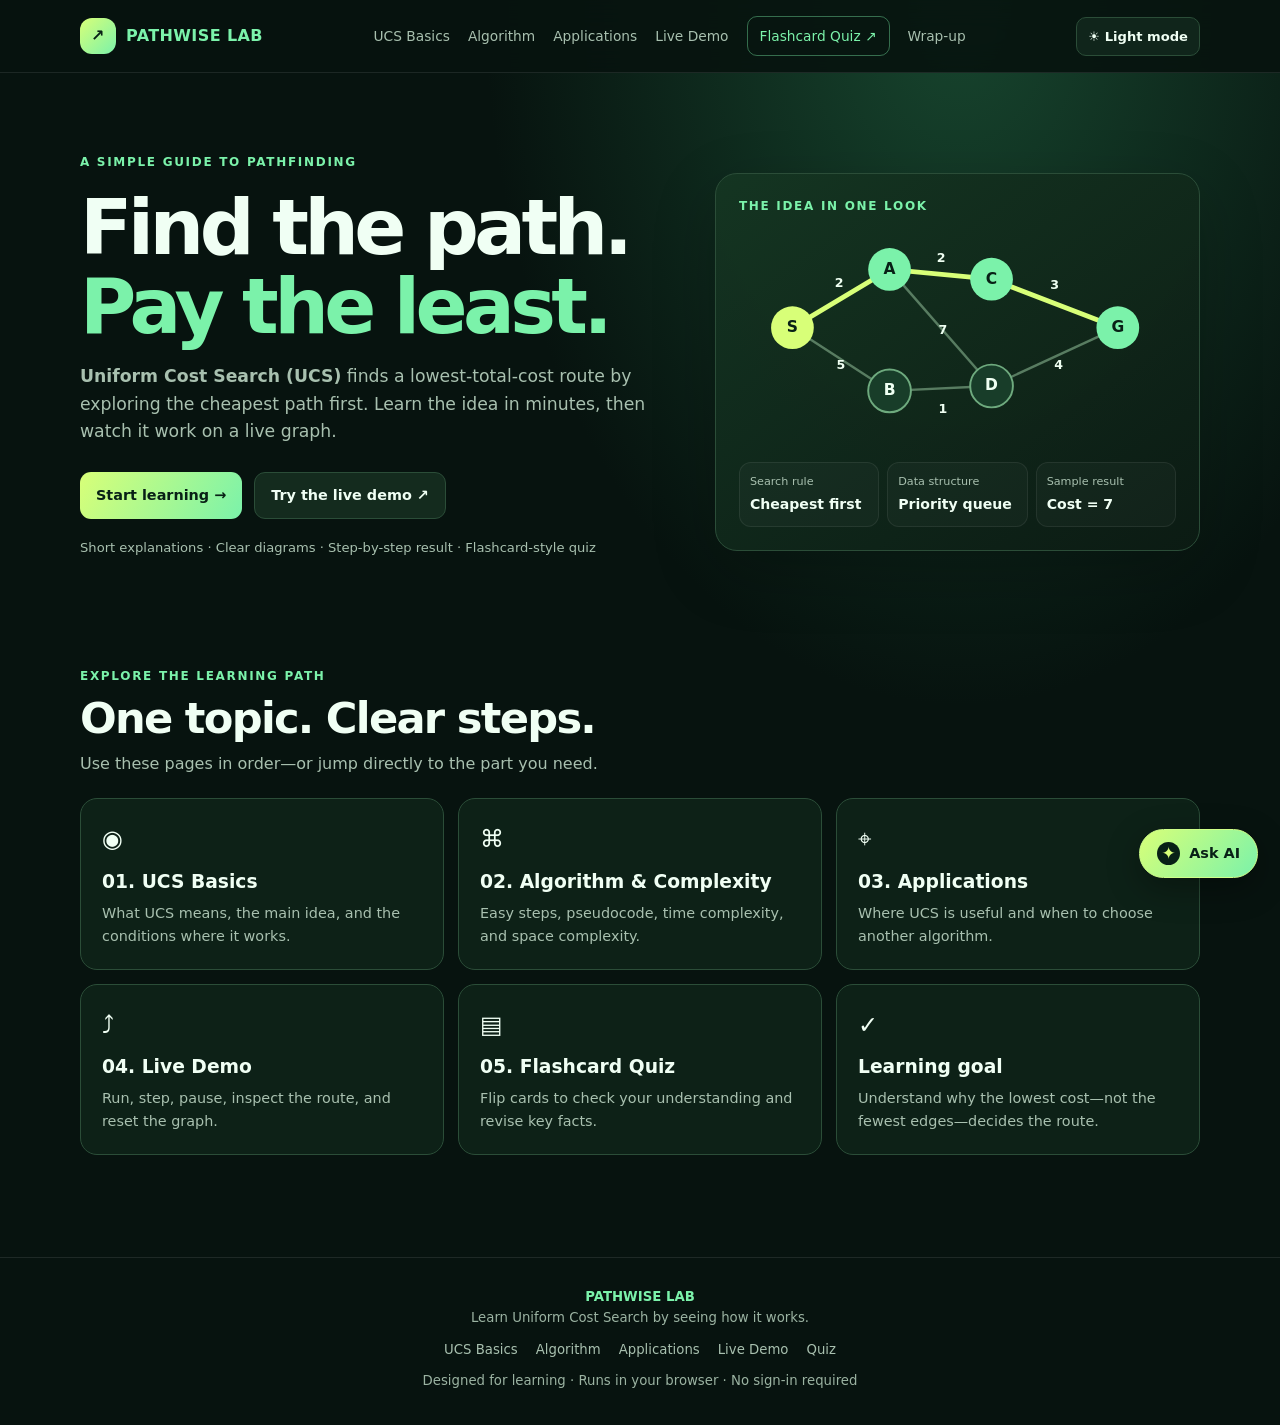
<file: index.html>
<!doctype html><html lang="en"><head><meta charset="utf-8"><meta name="viewport" content="width=device-width,initial-scale=1"><meta name="theme-color" content="#07130f"><title>Welcome | Pathwise Lab</title><link rel="stylesheet" href="styles.css"></head><body>
<header class="topbar"><div class="wrap nav">
<a class="brand" href="index.html"><span class="brandmark">↗</span><span>PATHWISE <span>LAB</span></span></a>
<nav class="links" aria-label="Main navigation">
<a href="ucs.html">UCS Basics</a><a href="algorithm.html">Algorithm</a><a href="applications.html">Applications</a><a href="demo.html">Live Demo</a><a class="navbtn" href="quiz.html">Flashcard Quiz ↗</a><a href="conclusion.html">Wrap-up</a>
</nav></div></header>
<main class="wrap">
<section class="hero">
<div><div class="eyebrow">A simple guide to pathfinding</div><h1>Find the path.<br><span class="shine">Pay the least.</span></h1>
<p class="lead"><b>Uniform Cost Search (UCS)</b> finds a lowest-total-cost route by exploring the cheapest path first. Learn the idea in minutes, then watch it work on a live graph.</p>
<div class="actions"><a class="btn primary" href="ucs.html">Start learning →</a><a class="btn" href="demo.html">Try the live demo ↗</a></div>
<p class="muted" style="font-size:.82rem;margin-top:18px">Short explanations · Clear diagrams · Step-by-step result · Flashcard-style quiz</p></div>
<div class="hero-card"><div class="eyebrow">THE IDEA IN ONE LOOK</div>
<svg viewBox="0 0 450 230" role="img" aria-label="Weighted graph with the cheapest route highlighted"><g stroke="#587c61" stroke-width="2.5" fill="none"><path d="M55 115 L155 55"/><path d="M55 115 L155 180"/><path d="M155 55 L260 65"/><path d="M155 55 L260 175"/><path d="M260 65 L390 115"/><path d="M155 180 L260 175"/><path d="M260 175 L390 115"/></g><g stroke="#d8ff78" stroke-width="5" fill="none"><path d="M55 115 L155 55 L260 65 L390 115"/></g><g fill="#effff2" font-size="13" font-weight="800" text-anchor="middle"><text x="103" y="73">2</text><text x="105" y="158">5</text><text x="208" y="47">2</text><text x="210" y="122">7</text><text x="325" y="75">3</text><text x="210" y="203">1</text><text x="329" y="158">4</text></g><g><circle cx="55" cy="115" r="22" fill="#d8ff78"/><circle cx="155" cy="55" r="22" fill="#7bf2aa"/><circle cx="155" cy="180" r="22" fill="#183d29" stroke="#6eaa7e" stroke-width="2"/><circle cx="260" cy="65" r="22" fill="#7bf2aa"/><circle cx="260" cy="175" r="22" fill="#183d29" stroke="#6eaa7e" stroke-width="2"/><circle cx="390" cy="115" r="22" fill="#7bf2aa"/></g><g fill="#082016" font-weight="900" text-anchor="middle" dominant-baseline="middle"><text x="55" y="115">S</text><text x="155" y="55">A</text><text x="260" y="65">C</text><text x="390" y="115">G</text></g><g fill="#effff2" font-weight="900" text-anchor="middle" dominant-baseline="middle"><text x="155" y="180">B</text><text x="260" y="175">D</text></g></svg>
<div class="quickstats"><div><small>Search rule</small><b>Cheapest first</b></div><div><small>Data structure</small><b>Priority queue</b></div><div><small>Sample result</small><b>Cost = 7</b></div></div></div>
</section>
<section class="section"><div class="section-head"><div class="eyebrow">Explore the learning path</div><h2>One topic. Clear steps.</h2><p>Use these pages in order—or jump directly to the part you need.</p></div>
<div class="grid3">
<a class="tile" href="ucs.html"><div class="icon">◉</div><h3>01. UCS Basics</h3><p>What UCS means, the main idea, and the conditions where it works.</p></a>
<a class="tile" href="algorithm.html"><div class="icon">⌘</div><h3>02. Algorithm & Complexity</h3><p>Easy steps, pseudocode, time complexity, and space complexity.</p></a>
<a class="tile" href="applications.html"><div class="icon">⌖</div><h3>03. Applications</h3><p>Where UCS is useful and when to choose another algorithm.</p></a>
<a class="tile" href="demo.html"><div class="icon">⤴</div><h3>04. Live Demo</h3><p>Run, step, pause, inspect the route, and reset the graph.</p></a>
<a class="tile" href="quiz.html"><div class="icon">▤</div><h3>05. Flashcard Quiz</h3><p>Flip cards to check your understanding and revise key facts.</p></a>
<div class="tile"><div class="icon">✓</div><h3>Learning goal</h3><p>Understand why the lowest cost—not the fewest edges—decides the route.</p></div>
</div></section>
</main>
<footer><div><strong>PATHWISE LAB</strong><br>Learn Uniform Cost Search by seeing how it works.</div>
<div class="footlinks"><a href="ucs.html">UCS Basics</a><a href="algorithm.html">Algorithm</a><a href="applications.html">Applications</a><a href="demo.html">Live Demo</a><a href="quiz.html">Quiz</a></div>
<div>Designed for learning · Runs in your browser · No sign-in required</div></footer>
<script src="chat-config.js"></script>
<script src="site.js"></script>
<script src="chat-widget.js"></script>
</body></html>
</file>
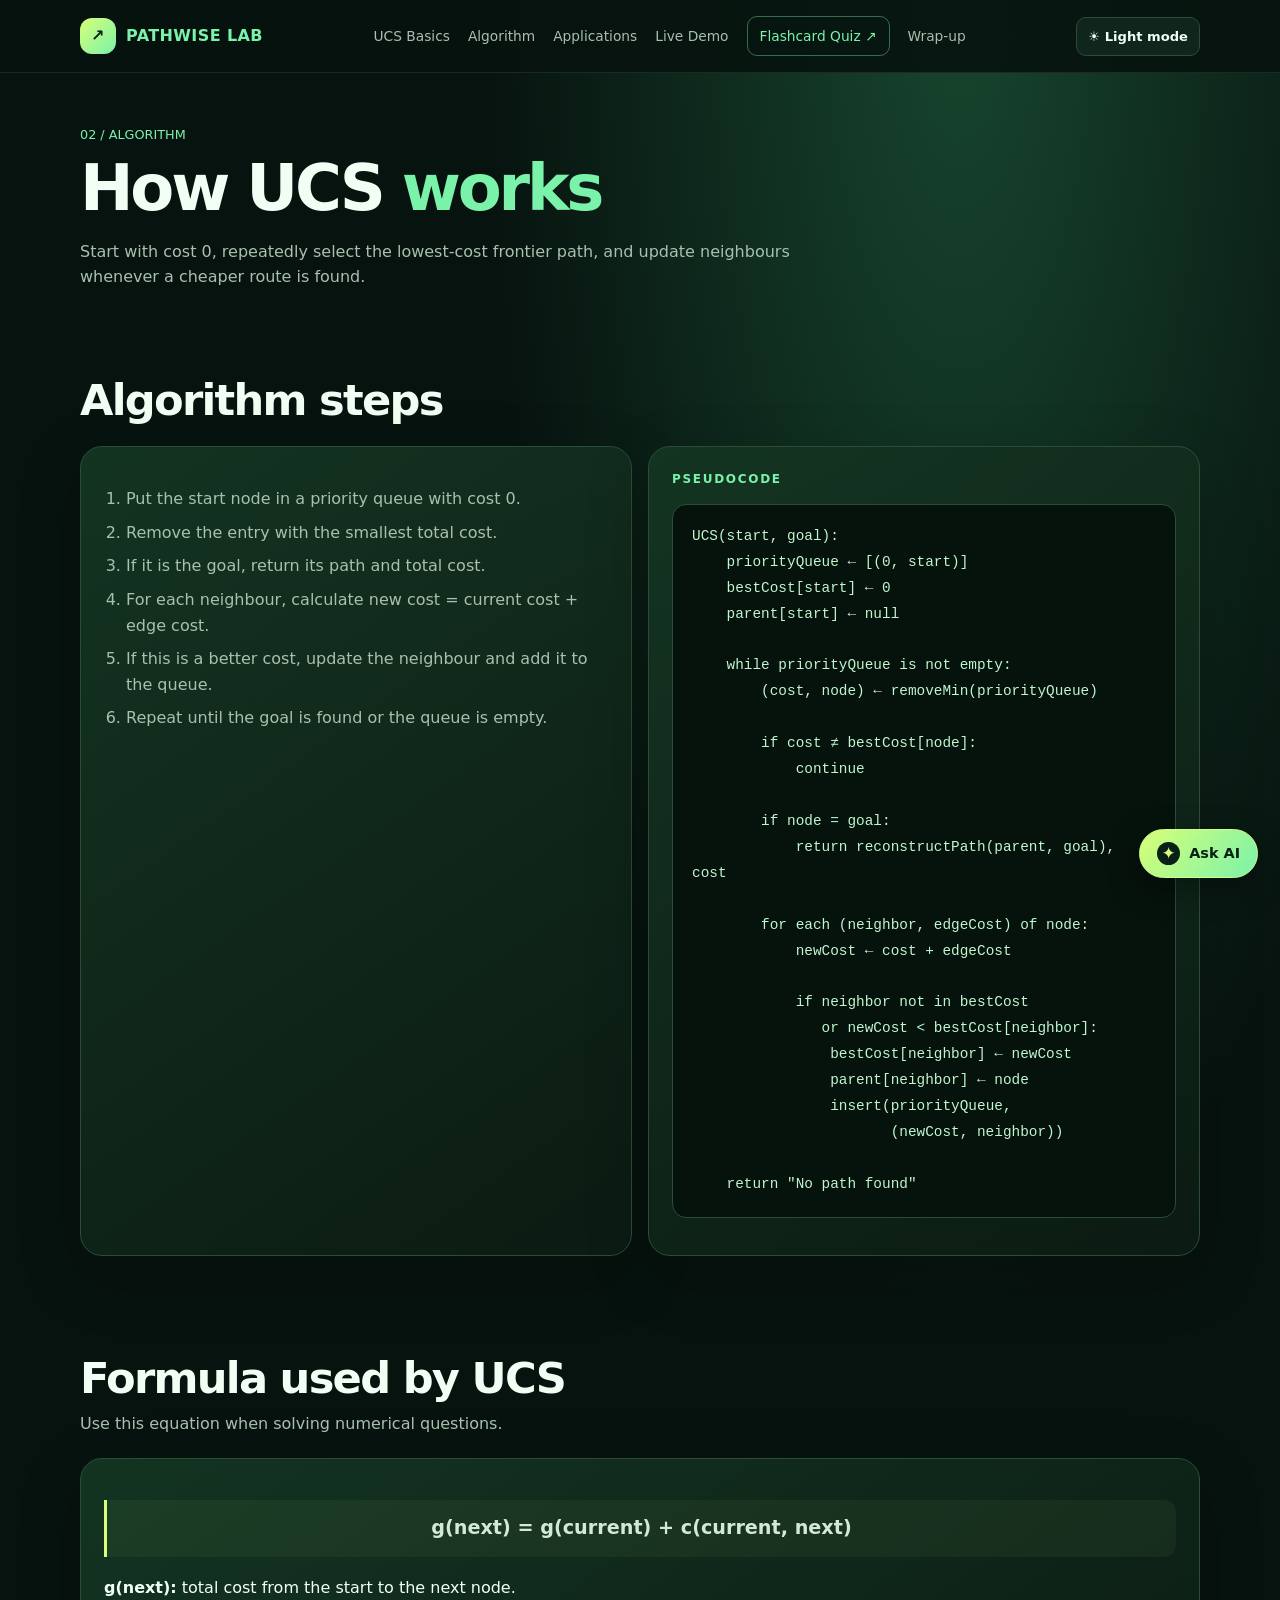
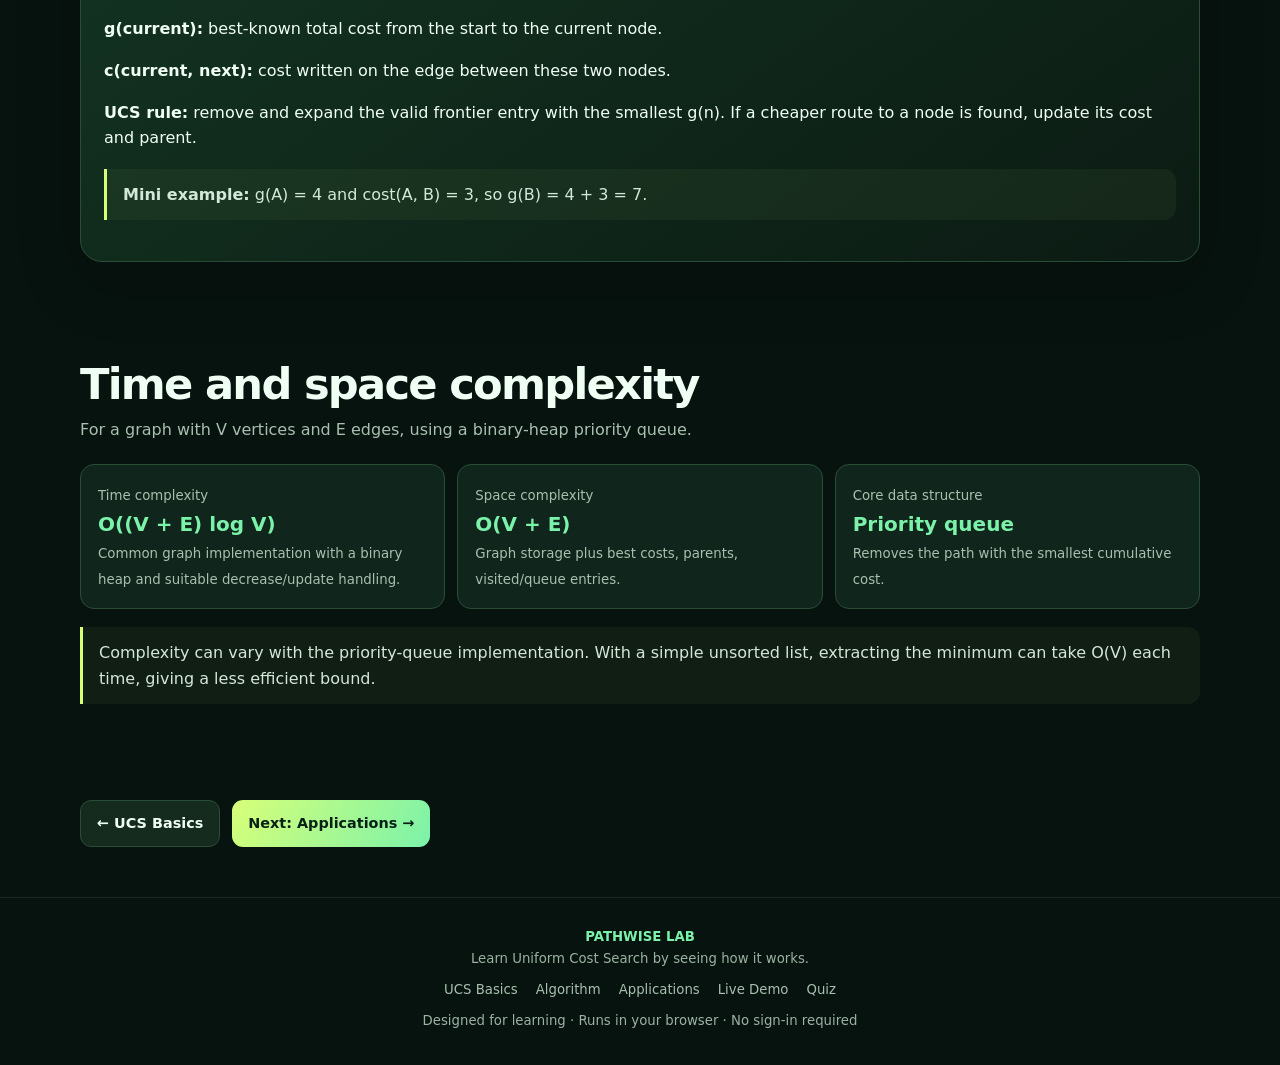
<file: algorithm.html>
<!doctype html><html lang="en"><head><meta charset="utf-8"><meta name="viewport" content="width=device-width,initial-scale=1"><meta name="theme-color" content="#07130f"><title>Algorithm & Complexity | Pathwise Lab</title><link rel="stylesheet" href="styles.css"></head><body>
<header class="topbar"><div class="wrap nav">
<a class="brand" href="index.html"><span class="brandmark">↗</span><span>PATHWISE <span>LAB</span></span></a>
<nav class="links" aria-label="Main navigation">
<a href="ucs.html">UCS Basics</a><a href="algorithm.html">Algorithm</a><a href="applications.html">Applications</a><a href="demo.html">Live Demo</a><a class="navbtn" href="quiz.html">Flashcard Quiz ↗</a><a href="conclusion.html">Wrap-up</a>
</nav></div></header>
<main class="wrap">
<div class="pagehead"><div class="crumb">02 / ALGORITHM</div><h1>How UCS <span class="shine">works</span></h1><p>Start with cost 0, repeatedly select the lowest-cost frontier path, and update neighbours whenever a cheaper route is found.</p></div>
<section class="section"><div class="section-head"><h2>Algorithm steps</h2></div><div class="grid2">
<div class="card"><ol class="list"><li>Put the start node in a priority queue with cost 0.</li><li>Remove the entry with the smallest total cost.</li><li>If it is the goal, return its path and total cost.</li><li>For each neighbour, calculate new cost = current cost + edge cost.</li><li>If this is a better cost, update the neighbour and add it to the queue.</li><li>Repeat until the goal is found or the queue is empty.</li></ol></div>
<div class="card"><div class="eyebrow">Pseudocode</div><pre class="code">UCS(start, goal):
    priorityQueue ← [(0, start)]
    bestCost[start] ← 0
    parent[start] ← null

    while priorityQueue is not empty:
        (cost, node) ← removeMin(priorityQueue)

        if cost ≠ bestCost[node]:
            continue

        if node = goal:
            return reconstructPath(parent, goal), cost

        for each (neighbor, edgeCost) of node:
            newCost ← cost + edgeCost

            if neighbor not in bestCost
               or newCost &lt; bestCost[neighbor]:
                bestCost[neighbor] ← newCost
                parent[neighbor] ← node
                insert(priorityQueue,
                       (newCost, neighbor))

    return "No path found"</pre></div>
</div></section>
<section class="section"><div class="section-head"><h2>Formula used by UCS</h2><p>Use this equation when solving numerical questions.</p></div>
<div class="card"><div class="callout" style="text-align:center;font-size:1.2rem"><b>g(next) = g(current) + c(current, next)</b></div>
<p><b>g(next):</b> total cost from the start to the next node.</p><p><b>g(current):</b> best-known total cost from the start to the current node.</p><p><b>c(current, next):</b> cost written on the edge between these two nodes.</p><p><b>UCS rule:</b> remove and expand the valid frontier entry with the smallest g(n). If a cheaper route to a node is found, update its cost and parent.</p>
<div class="callout"><b>Mini example:</b> g(A) = 4 and cost(A, B) = 3, so g(B) = 4 + 3 = 7.</div></div></section>
<section class="section"><div class="section-head"><h2>Time and space complexity</h2><p>For a graph with V vertices and E edges, using a binary-heap priority queue.</p></div>
<div class="metrics"><div class="metric"><small>Time complexity</small><strong>O((V + E) log V)</strong><small>Common graph implementation with a binary heap and suitable decrease/update handling.</small></div><div class="metric"><small>Space complexity</small><strong>O(V + E)</strong><small>Graph storage plus best costs, parents, visited/queue entries.</small></div><div class="metric"><small>Core data structure</small><strong>Priority queue</strong><small>Removes the path with the smallest cumulative cost.</small></div></div>
<div class="callout">Complexity can vary with the priority-queue implementation. With a simple unsorted list, extracting the minimum can take O(V) each time, giving a less efficient bound.</div></section>
<div class="actions"><a class="btn" href="ucs.html">← UCS Basics</a><a class="btn primary" href="applications.html">Next: Applications →</a></div>
</main>
<footer><div><strong>PATHWISE LAB</strong><br>Learn Uniform Cost Search by seeing how it works.</div>
<div class="footlinks"><a href="ucs.html">UCS Basics</a><a href="algorithm.html">Algorithm</a><a href="applications.html">Applications</a><a href="demo.html">Live Demo</a><a href="quiz.html">Quiz</a></div>
<div>Designed for learning · Runs in your browser · No sign-in required</div></footer>
<script src="chat-config.js"></script>
<script src="site.js"></script>
<script src="chat-widget.js"></script>
</body></html>
</file>
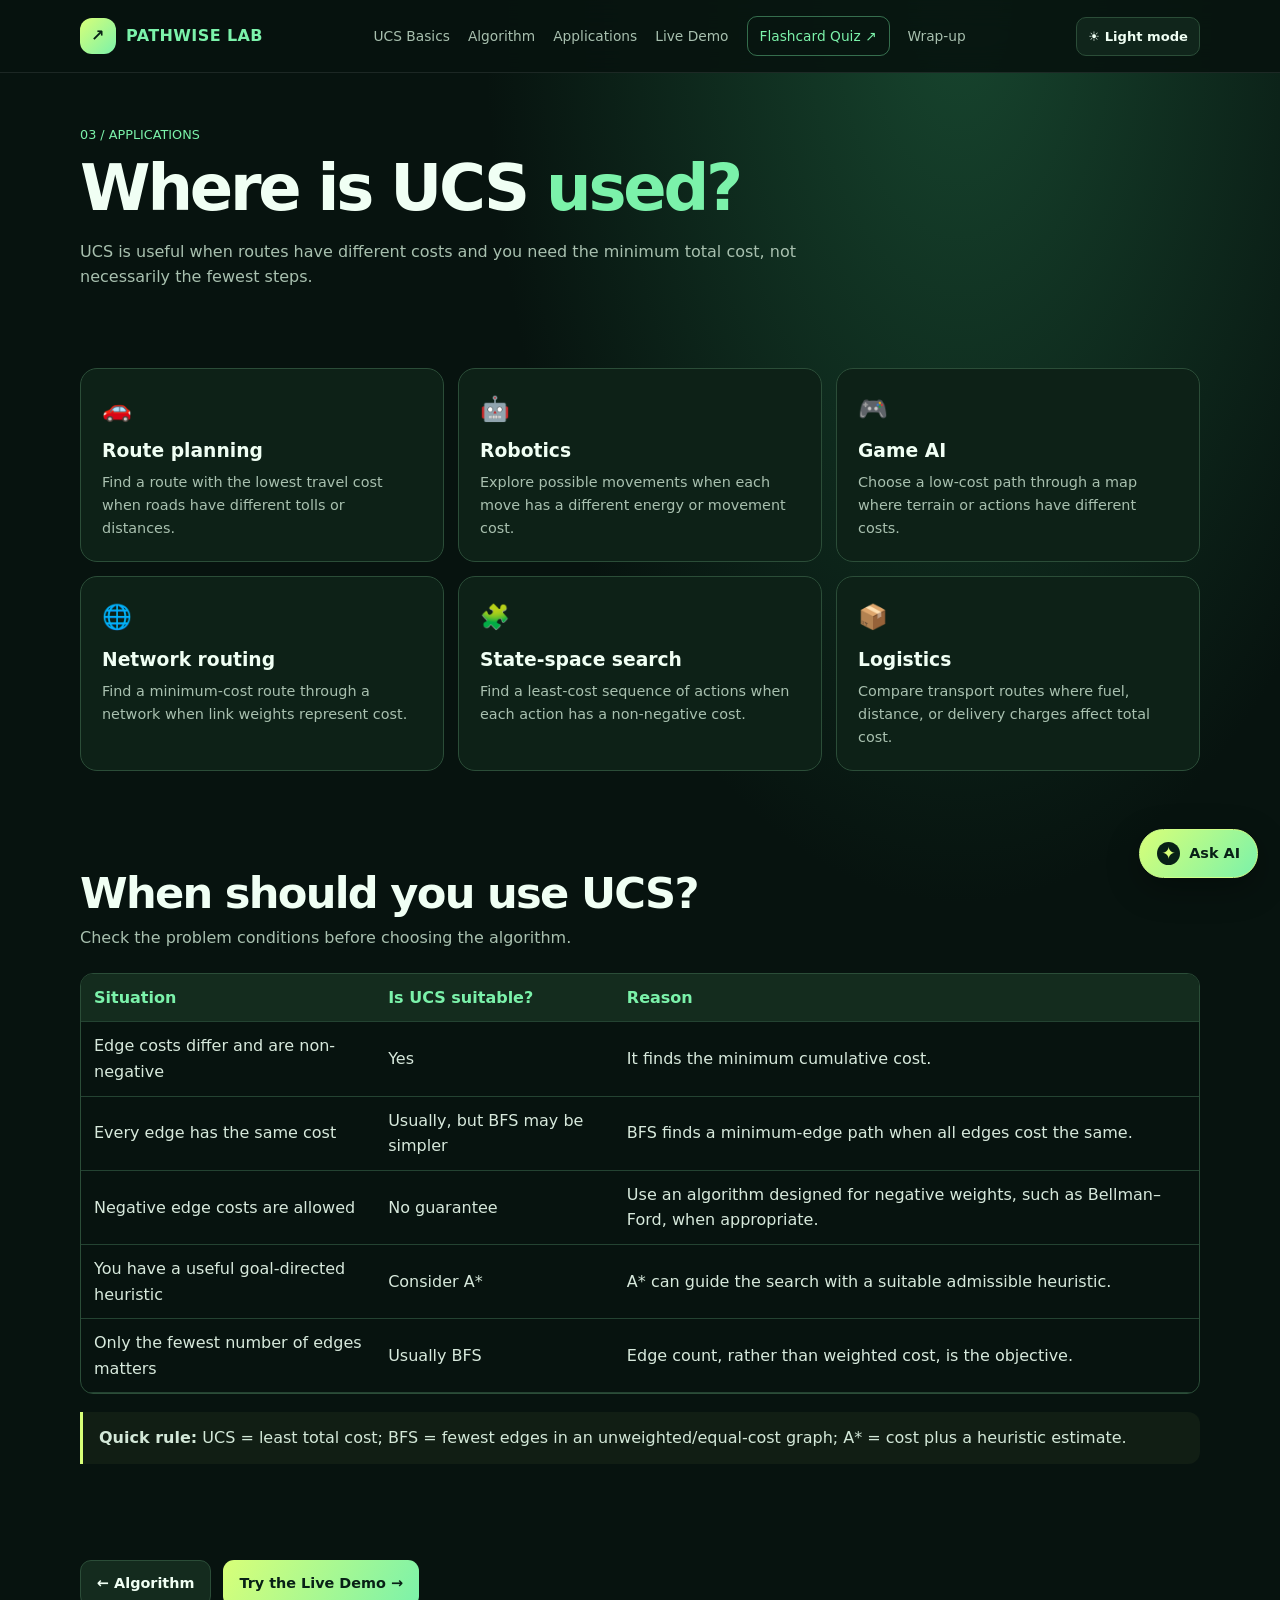
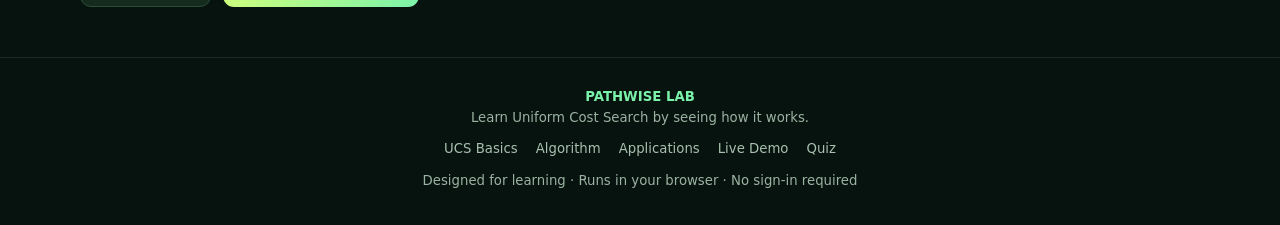
<file: applications.html>
<!doctype html><html lang="en"><head><meta charset="utf-8"><meta name="viewport" content="width=device-width,initial-scale=1"><meta name="theme-color" content="#07130f"><title>Applications | Pathwise Lab</title><link rel="stylesheet" href="styles.css"></head><body>
<header class="topbar"><div class="wrap nav">
<a class="brand" href="index.html"><span class="brandmark">↗</span><span>PATHWISE <span>LAB</span></span></a>
<nav class="links" aria-label="Main navigation">
<a href="ucs.html">UCS Basics</a><a href="algorithm.html">Algorithm</a><a href="applications.html">Applications</a><a href="demo.html">Live Demo</a><a class="navbtn" href="quiz.html">Flashcard Quiz ↗</a><a href="conclusion.html">Wrap-up</a>
</nav></div></header>
<main class="wrap">
<div class="pagehead"><div class="crumb">03 / APPLICATIONS</div><h1>Where is UCS <span class="shine">used?</span></h1><p>UCS is useful when routes have different costs and you need the minimum total cost, not necessarily the fewest steps.</p></div>
<section class="section"><div class="grid3">
<div class="tile"><div class="icon">🚗</div><h3>Route planning</h3><p>Find a route with the lowest travel cost when roads have different tolls or distances.</p></div>
<div class="tile"><div class="icon">🤖</div><h3>Robotics</h3><p>Explore possible movements when each move has a different energy or movement cost.</p></div>
<div class="tile"><div class="icon">🎮</div><h3>Game AI</h3><p>Choose a low-cost path through a map where terrain or actions have different costs.</p></div>
<div class="tile"><div class="icon">🌐</div><h3>Network routing</h3><p>Find a minimum-cost route through a network when link weights represent cost.</p></div>
<div class="tile"><div class="icon">🧩</div><h3>State-space search</h3><p>Find a least-cost sequence of actions when each action has a non-negative cost.</p></div>
<div class="tile"><div class="icon">📦</div><h3>Logistics</h3><p>Compare transport routes where fuel, distance, or delivery charges affect total cost.</p></div>
</div></section>
<section class="section"><div class="section-head"><h2>When should you use UCS?</h2><p>Check the problem conditions before choosing the algorithm.</p></div>
<div class="tablewrap"><table><thead><tr><th>Situation</th><th>Is UCS suitable?</th><th>Reason</th></tr></thead><tbody>
<tr><td>Edge costs differ and are non-negative</td><td>Yes</td><td>It finds the minimum cumulative cost.</td></tr>
<tr><td>Every edge has the same cost</td><td>Usually, but BFS may be simpler</td><td>BFS finds a minimum-edge path when all edges cost the same.</td></tr>
<tr><td>Negative edge costs are allowed</td><td>No guarantee</td><td>Use an algorithm designed for negative weights, such as Bellman–Ford, when appropriate.</td></tr>
<tr><td>You have a useful goal-directed heuristic</td><td>Consider A*</td><td>A* can guide the search with a suitable admissible heuristic.</td></tr>
<tr><td>Only the fewest number of edges matters</td><td>Usually BFS</td><td>Edge count, rather than weighted cost, is the objective.</td></tr>
</tbody></table></div>
<div class="callout"><b>Quick rule:</b> UCS = least total cost; BFS = fewest edges in an unweighted/equal-cost graph; A* = cost plus a heuristic estimate.</div></section>
<div class="actions"><a class="btn" href="algorithm.html">← Algorithm</a><a class="btn primary" href="demo.html">Try the Live Demo →</a></div>
</main>
<footer><div><strong>PATHWISE LAB</strong><br>Learn Uniform Cost Search by seeing how it works.</div>
<div class="footlinks"><a href="ucs.html">UCS Basics</a><a href="algorithm.html">Algorithm</a><a href="applications.html">Applications</a><a href="demo.html">Live Demo</a><a href="quiz.html">Quiz</a></div>
<div>Designed for learning · Runs in your browser · No sign-in required</div></footer>
<script src="chat-config.js"></script>
<script src="site.js"></script>
<script src="chat-widget.js"></script>
</body></html>
</file>
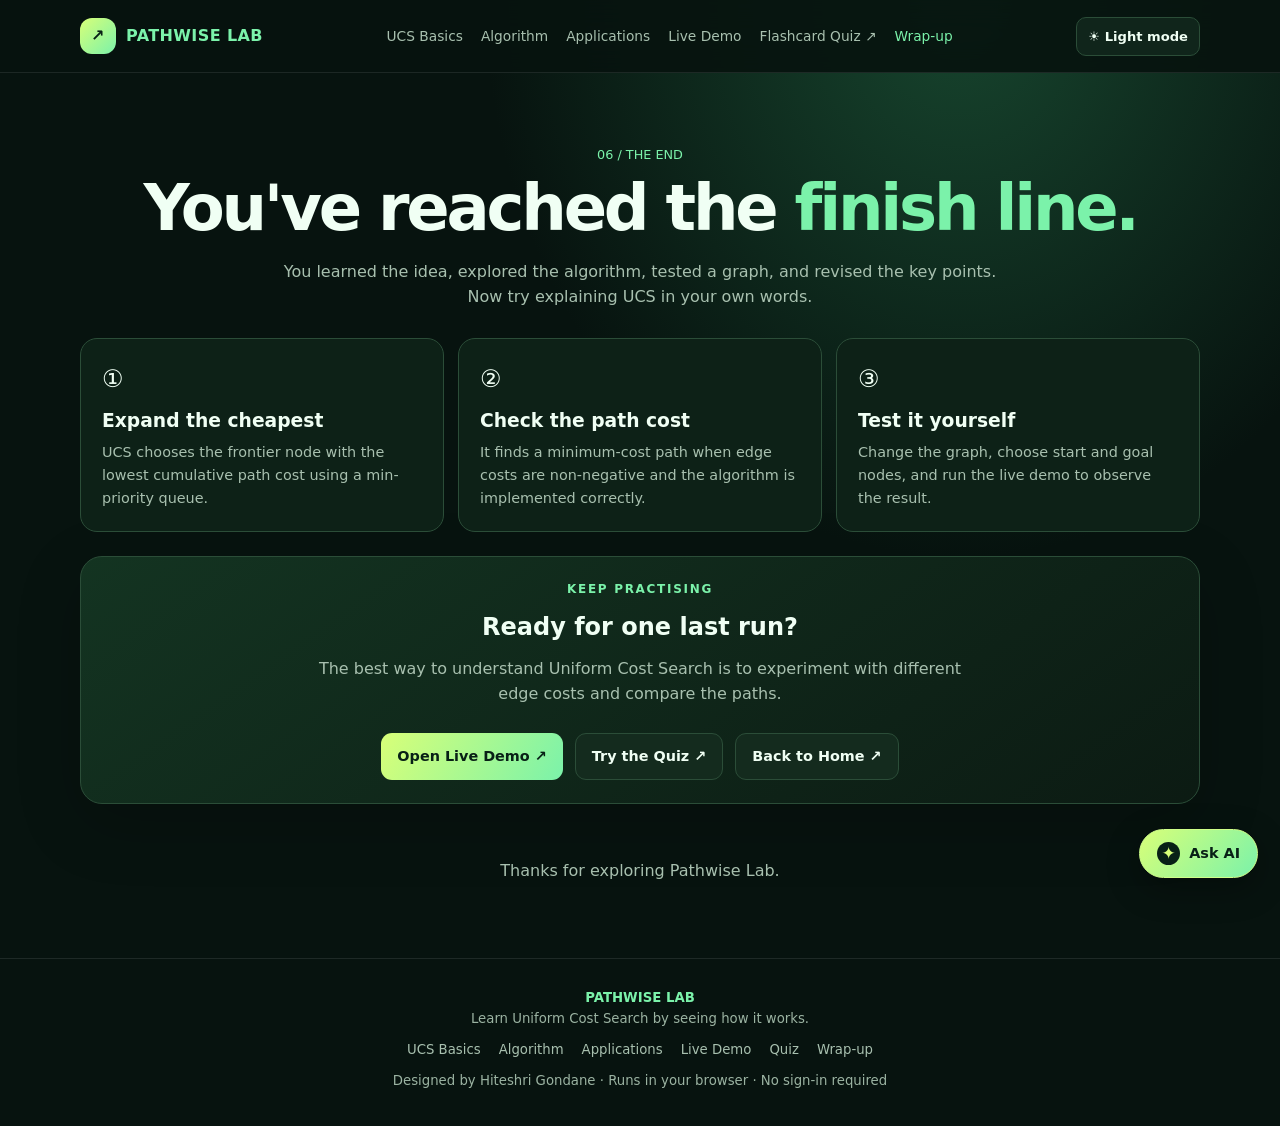
<file: conclusion.html>
<!doctype html>
<html lang="en">
<head>
<meta charset="utf-8"><meta name="viewport" content="width=device-width,initial-scale=1"><meta name="theme-color" content="#07130f">
<title>Conclusion | Pathwise Lab</title><link rel="stylesheet" href="styles.css">
</head>
<body>
<header class="topbar"><div class="wrap nav">
<a class="brand" href="index.html"><span class="brandmark">↗</span><span>PATHWISE <span>LAB</span></span></a>
<nav class="links" aria-label="Main navigation">
<a href="ucs.html">UCS Basics</a><a href="algorithm.html">Algorithm</a><a href="applications.html">Applications</a><a href="demo.html">Live Demo</a><a href="quiz.html">Flashcard Quiz ↗</a><a class="active" href="conclusion.html">Wrap-up</a>
</nav></div></header>
<main class="wrap">
<section class="pagehead" style="text-align:center;padding:72px 0 28px">
<div class="crumb">06 / THE END</div><h1>You've reached the <span class="shine">finish line.</span></h1>
<p style="margin:16px auto 0">You learned the idea, explored the algorithm, tested a graph, and revised the key points. Now try explaining UCS in your own words.</p>
</section>
<section class="grid3" aria-label="Key takeaways">
<article class="tile"><div class="icon">①</div><h3>Expand the cheapest</h3><p>UCS chooses the frontier node with the lowest cumulative path cost using a min-priority queue.</p></article>
<article class="tile"><div class="icon">②</div><h3>Check the path cost</h3><p>It finds a minimum-cost path when edge costs are non-negative and the algorithm is implemented correctly.</p></article>
<article class="tile"><div class="icon">③</div><h3>Test it yourself</h3><p>Change the graph, choose start and goal nodes, and run the live demo to observe the result.</p></article>
</section>
<section class="card" style="text-align:center;margin-top:24px">
<div class="eyebrow">KEEP PRACTISING</div><h2 style="margin:8px 0 10px">Ready for one last run?</h2><p class="muted" style="max-width:650px;margin:0 auto">The best way to understand Uniform Cost Search is to experiment with different edge costs and compare the paths.</p>
<div class="actions" style="justify-content:center"><a class="btn primary" href="demo.html">Open Live Demo ↗</a><a class="btn" href="quiz.html">Try the Quiz ↗</a><a class="btn" href="index.html">Back to Home ↗</a></div>
</section>
<section class="section" style="text-align:center;padding-bottom:8px"><p class="muted">Thanks for exploring Pathwise Lab.</p></section>
</main>
<footer><div><strong>PATHWISE LAB</strong><br>Learn Uniform Cost Search by seeing how it works.</div><div class="footlinks"><a href="ucs.html">UCS Basics</a><a href="algorithm.html">Algorithm</a><a href="applications.html">Applications</a><a href="demo.html">Live Demo</a><a href="quiz.html">Quiz</a><a href="conclusion.html">Wrap-up</a></div><div>Designed by Hiteshri Gondane · Runs in your browser · No sign-in required</div></footer>
<script src="chat-config.js"></script>
<script src="site.js"></script>
<script src="chat-widget.js"></script>
</body></html>
</file>
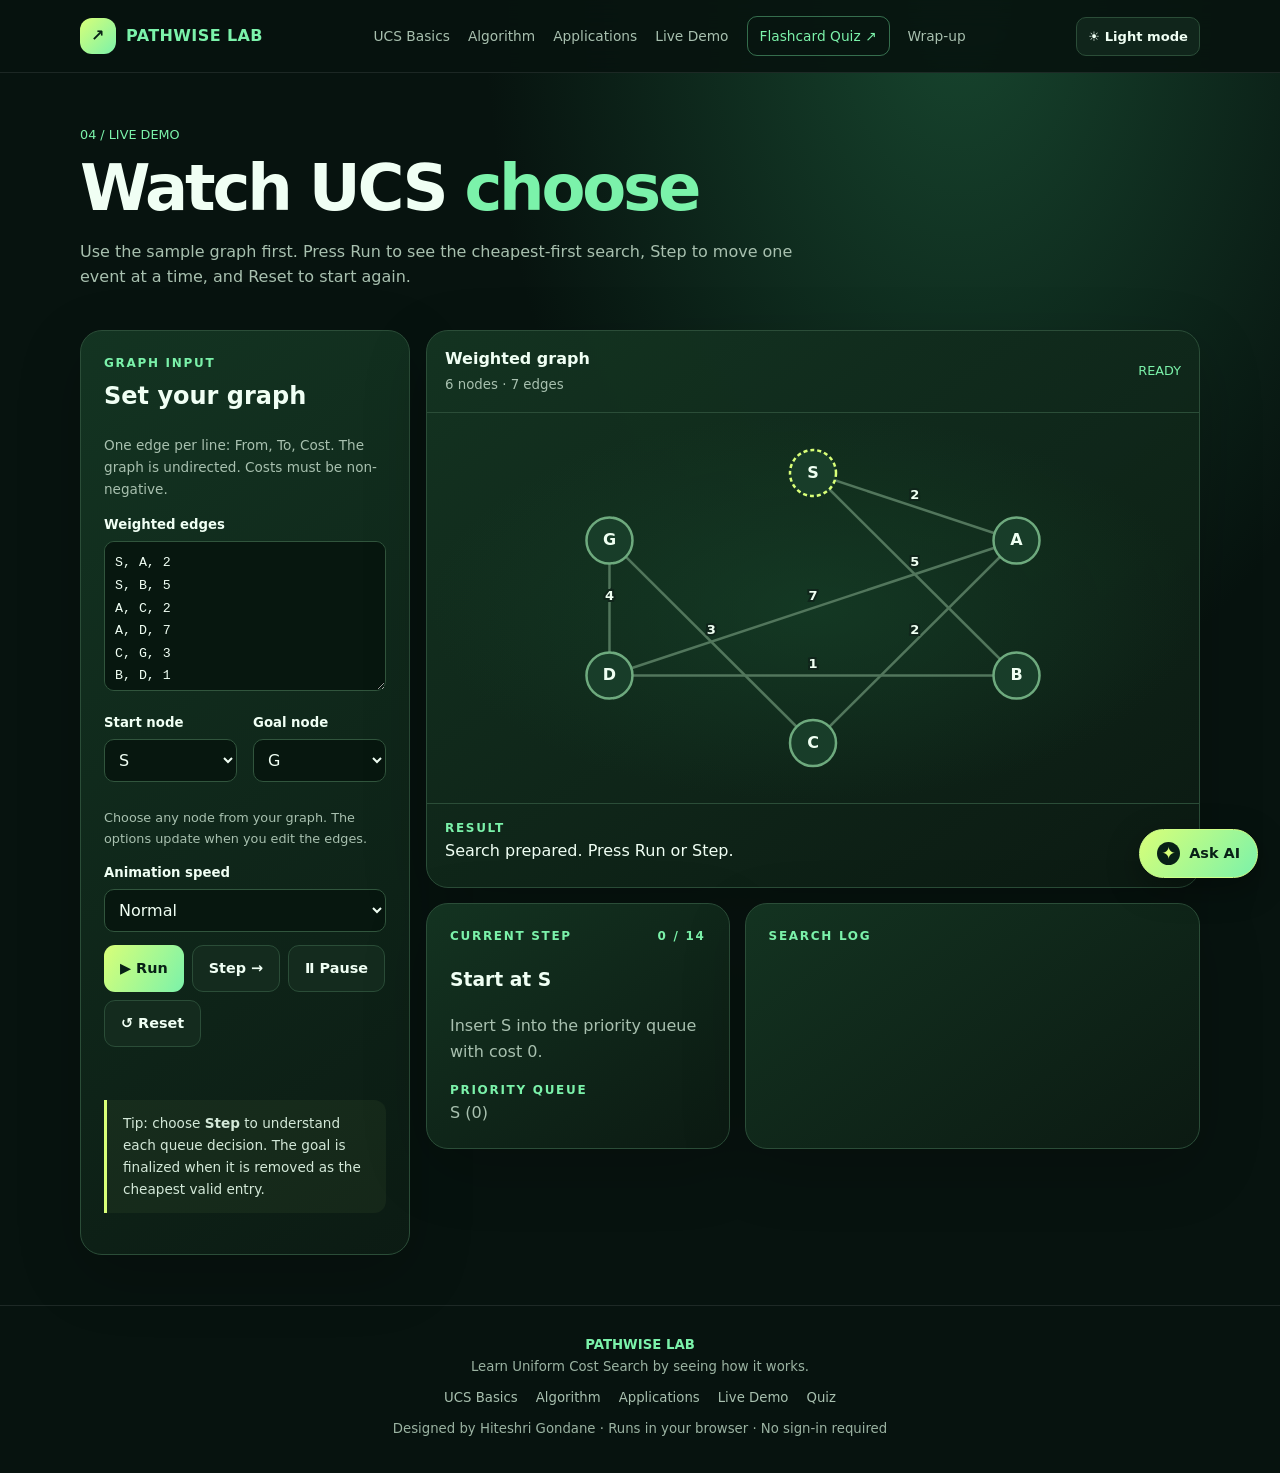
<file: demo.html>
<!doctype html><html lang="en"><head><meta charset="utf-8"><meta name="viewport" content="width=device-width,initial-scale=1"><meta name="theme-color" content="#07130f"><title>Live Demo | Pathwise Lab</title><link rel="stylesheet" href="styles.css"></head><body>
<header class="topbar"><div class="wrap nav">
<a class="brand" href="index.html"><span class="brandmark">↗</span><span>PATHWISE <span>LAB</span></span></a>
<nav class="links" aria-label="Main navigation">
<a href="ucs.html">UCS Basics</a><a href="algorithm.html">Algorithm</a><a href="applications.html">Applications</a><a href="demo.html">Live Demo</a><a class="navbtn" href="quiz.html">Flashcard Quiz ↗</a><a href="conclusion.html">Wrap-up</a>
</nav></div></header>
<main class="wrap">
<div class="pagehead"><div class="crumb">04 / LIVE DEMO</div><h1>Watch UCS <span class="shine">choose</span></h1><p>Use the sample graph first. Press Run to see the cheapest-first search, Step to move one event at a time, and Reset to start again.</p></div>
<div class="demo-layout">
<section class="card"><div class="eyebrow">Graph input</div><h2 style="margin-top:4px">Set your graph</h2><p class="muted" style="font-size:.85rem">One edge per line: From, To, Cost. The graph is undirected. Costs must be non-negative.</p>
<div class="formfield"><label for="edges">Weighted edges</label><textarea id="edges">S, A, 2
S, B, 5
A, C, 2
A, D, 7
C, G, 3
B, D, 1
D, G, 4</textarea></div>
<div class="grid2"><div class="formfield"><label for="start">Start node</label><select id="start" aria-label="Choose start node"><option>S</option></select></div><div class="formfield"><label for="goal">Goal node</label><select id="goal" aria-label="Choose goal node"><option>G</option></select></div></div><p class="smalltext">Choose any node from your graph. The options update when you edit the edges.</p>
<div class="formfield"><label for="speed">Animation speed</label><select id="speed"><option value="1100">Slow</option><option value="650" selected>Normal</option><option value="250">Fast</option></select></div>
<div class="btnrow"><button class="btn primary" id="run">▶ Run</button><button class="btn" id="step">Step →</button><button class="btn" id="pause">Ⅱ Pause</button><button class="btn" id="reset">↺ Reset</button></div><p id="error" class="error" role="alert"></p>
<div class="callout" style="font-size:.85rem">Tip: choose <b>Step</b> to understand each queue decision. The goal is finalized when it is removed as the cheapest valid entry.</div>
</section>
<section>
<div class="card graphbox"><div class="graphhead"><div><b>Weighted graph</b><br><small id="graphMeta">Ready · sample graph</small></div><span class="status" id="status">READY</span></div><svg id="graph" viewBox="0 0 650 390" role="img" aria-label="UCS weighted graph visualization"></svg><div class="result"><div class="eyebrow">RESULT</div><div id="resultText">Your lowest-cost path will appear here.</div><div class="resultpath" id="pathChips"></div></div></div>
<div class="trace"><div class="card"><div class="eyebrow">Current step <span id="stepCount" style="float:right">0 / 0</span></div><h3 id="stepTitle">Ready to begin</h3><p class="muted" id="stepText">The start node will enter the priority queue with cost 0.</p><div class="eyebrow" style="margin-top:16px">Priority queue</div><div id="queueText" class="muted">Not started</div></div><div class="card"><div class="eyebrow">Search log</div><ol id="log"><li class="muted">Run the algorithm to see the steps.</li></ol></div></div>
</section></div>
</main>
<footer><div><strong>PATHWISE LAB</strong><br>Learn Uniform Cost Search by seeing how it works.</div>
<div class="footlinks"><a href="ucs.html">UCS Basics</a><a href="algorithm.html">Algorithm</a><a href="applications.html">Applications</a><a href="demo.html">Live Demo</a><a href="quiz.html">Quiz</a></div>
<div>Designed by Hiteshri Gondane · Runs in your browser · No sign-in required</div></footer>

<script>
(()=>{
const $=id=>document.getElementById(id);
const sample=`S, A, 2\nS, B, 5\nA, C, 2\nA, D, 7\nC, G, 3\nB, D, 1\nD, G, 4`;
let graph={},edges=[],coords={},events=[],idx=0,timer=null,done=false,paused=false,finalPath=[],finalCost=null;
const coordPool=[[70,190],[180,80],[180,300],[320,85],[360,290],[510,190],[520,75],[515,310],[285,190],[420,185],[110,70],[110,310]];
function refreshNodeOptions(){const oldS=$('start').value,oldG=$('goal').value;const names=new Set();$('edges').value.split(/\n/).forEach(line=>{const p=line.split(',').map(x=>x.trim());if(p.length>=2&&p[0]&&p[1]){names.add(p[0]);names.add(p[1])}});const arr=[...names].slice(0,12);if(!arr.length)return;for(const id of ['start','goal']){const sel=$(id);sel.replaceChildren(...arr.map(n=>{const o=document.createElement('option');o.value=n;o.textContent=n;return o}));} $('start').value=arr.includes(oldS)?oldS:arr[0];$('goal').value=arr.includes(oldG)?oldG:(arr.includes('G')?'G':arr[arr.length-1]);}
function parse(){
 graph={};edges=[];let seen=new Set();
 const lines=$('edges').value.split(/\n/).map(s=>s.trim()).filter(Boolean);
 for(let line of lines){let p=line.split(',').map(s=>s.trim());if(p.length!==3||!p[0]||!p[1])throw Error('Use one edge per line: From, To, Cost.');
 let [a,b,c]=p;let w=Number(c);if(!Number.isFinite(w)||w<0)throw Error('Edge costs must be valid non-negative numbers.');
 if(a===b)throw Error('Self-loops are not supported in this simple demo.');
 if(!graph[a])graph[a]=[];if(!graph[b])graph[b]=[];
 let key=[a,b].sort().join('|');if(seen.has(key))throw Error('Duplicate edge: '+a+'–'+b+'.');seen.add(key);
 graph[a].push({to:b,w});graph[b].push({to:a,w});edges.push({a,b,w});
 }
 if(!edges.length)throw Error('Add at least one edge.');
 let s=$('start').value.trim(),g=$('goal').value.trim();if(!graph[s]||!graph[g])throw Error('Start and goal must both exist in the graph.');
 if(Object.keys(graph).length>12)throw Error('For a clear visual layout, use 12 nodes or fewer.');
 return {s,g};
}
function layout(){let names=Object.keys(graph);coords={};let cx=325,cy=195,rx=235,ry=135;names.forEach((n,i)=>{let angle=-Math.PI/2+2*Math.PI*i/names.length;coords[n]=[cx+Math.cos(angle)*rx,cy+Math.sin(angle)*ry]})}
function svgEl(tag,attrs={},txt=''){let e=document.createElementNS('http://www.w3.org/2000/svg',tag);Object.entries(attrs).forEach(([k,v])=>e.setAttribute(k,v));if(txt)e.textContent=txt;return e}
function renderGraph(){
 layout();let svg=$('graph');svg.replaceChildren();let current=events[Math.max(0,idx-1)]||{};let activeNode=(current.title||'').startsWith('Expand ')?current.title.slice(7):'';
 edges.forEach(e=>{let [x1,y1]=coords[e.a],[x2,y2]=coords[e.b];let isPath=done&&finalPath.length>1&&finalPath.some((n,i)=>i<finalPath.length-1&&((n===e.a&&finalPath[i+1]===e.b)||(n===e.b&&finalPath[i+1]===e.a)));svg.append(svgEl('line',{x1,y1,x2,y2,class:'edge'+(isPath?' path':'')}));let mx=(x1+x2)/2,my=(y1+y2)/2;svg.append(svgEl('text',{x:mx,y:my-8,class:'weight'},e.w))});
 Object.keys(graph).forEach(n=>{let [x,y]=coords[n],cls='node';if(finalPath.includes(n)&&done)cls+=' path';else if(n===activeNode)cls+=' active';else if(current.frontier&&current.frontier.includes(n))cls+=' frontier';let g=svgEl('g',{class:cls});g.append(svgEl('circle',{cx:x,cy:y,r:23}));g.append(svgEl('text',{x,y},n));svg.append(g)});
}
function prepare(){
 clearInterval(timer);timer=null;paused=false;done=false;idx=0;events=[];finalPath=[];finalCost=null;$('error').textContent='';let {s,g}=parse();
 let best={[s]:0},parent={},pq=[{n:s,c:0}],closed=new Set();events.push({title:'Start at '+s,text:'Insert '+s+' into the priority queue with cost 0.',queue:[...pq],frontier:[s],log:'Start '+s+' with cost 0.'});
 while(pq.length){
 pq.sort((a,b)=>a.c-b.c);let cur=pq.shift();if(cur.c!==best[cur.n])continue;
 if(closed.has(cur.n))continue;closed.add(cur.n);
 events.push({title:'Expand '+cur.n,text:'Remove '+cur.n+' from the queue because its current cost '+cur.c+' is the lowest.',queue:pq.map(x=>({...x})),frontier:pq.map(x=>x.n),log:'Expand '+cur.n+' at cost '+cur.c+'.'});
 if(cur.n===g){finalCost=cur.c;let p=[],v=g;while(v!==undefined){p.unshift(v);if(v===s)break;v=parent[v]}if(p[0]===s)finalPath=p;events.push({title:'Goal reached!',text:'The cheapest valid goal entry is removed. Total path cost = '+cur.c+'.',queue:pq.map(x=>({...x})),frontier:pq.map(x=>x.n),log:'Goal '+g+' reached at cost '+cur.c+'.'});break}
 for(let nb of graph[cur.n]){let nc=cur.c+nb.w;if(best[nb.to]===undefined||nc<best[nb.to]){best[nb.to]=nc;parent[nb.to]=cur.n;pq.push({n:nb.to,c:nc});events.push({title:'Update '+nb.to,text:'Via '+cur.n+', cost becomes '+nc+' (edge cost '+nb.w+'). Add/update it in the queue.',queue:pq.map(x=>({...x})),frontier:pq.map(x=>x.n),log:'Update '+nb.to+' → cost '+nc+'.'})}}
 }
 if(finalCost===null)events.push({title:'No path found',text:'The goal cannot be reached from the start node.',queue:[],frontier:[],log:'No path found.'});
 $('graphMeta').textContent=Object.keys(graph).length+' nodes · '+edges.length+' edges';$('resultText').textContent='Search prepared. Press Run or Step.';$('pathChips').replaceChildren();$('log').replaceChildren();renderGraph();updateUI();
}
function updateUI(){let ev=events[Math.max(0,idx-1)];if(!ev){$('stepTitle').textContent='Ready to begin';$('stepText').textContent='Press Run or Step to start.';$('queueText').textContent='Not started';return}
 $('stepTitle').textContent=ev.title;$('stepText').textContent=ev.text;$('stepCount').textContent=idx+' / '+events.length;$('queueText').textContent=ev.queue.length?ev.queue.slice().sort((a,b)=>a.c-b.c).map(x=>x.n+' ('+x.c+')').join('  →  '):'Empty';$('status').textContent=done?'COMPLETE':paused?'PAUSED':idx?'RUNNING':'READY';
 $('log').replaceChildren();events.slice(0,idx).slice(-9).forEach(x=>{let li=document.createElement('li');li.textContent=x.log;$('log').append(li)});
 if(done&&finalCost!==null){$('resultText').innerHTML='Lowest total cost: <b>'+finalCost+'</b>';let chips=[];finalPath.forEach((n,i)=>{if(i){let a=document.createElement('span');a.textContent='→';a.style.color='var(--green)';chips.push(a)}let p=document.createElement('span');p.className='pill';p.textContent=n;chips.push(p)});$('pathChips').replaceChildren(...chips)}
 renderGraph();
}
function next(){if(idx>=events.length){done=true;clearInterval(timer);timer=null;updateUI();return}idx++;if(idx>=events.length)done=true;updateUI();if(done){clearInterval(timer);timer=null}}
function run(){if(!events.length){try{prepare()}catch(e){$('error').textContent=e.message;return}}if(done){return}paused=false;clearInterval(timer);timer=setInterval(next,Number($('speed').value));next()}
function reset(){clearInterval(timer);timer=null;try{prepare()}catch(e){$('error').textContent=e.message;$('graph').replaceChildren();$('resultText').textContent='Fix the graph input, then press Reset.'}}
$('run').addEventListener('click',run);$('step').addEventListener('click',()=>{if(!events.length){try{prepare()}catch(e){$('error').textContent=e.message;return}}clearInterval(timer);timer=null;paused=true;next()});
$('pause').addEventListener('click',()=>{if(timer){clearInterval(timer);timer=null;paused=true;updateUI()}else if(paused&&!done)run()});
$('reset').addEventListener('click',reset);$('speed').addEventListener('change',()=>{if(timer){clearInterval(timer);timer=setInterval(next,Number($('speed').value))}});
$('edges').addEventListener('input',()=>{$('error').textContent='';refreshNodeOptions()});$('start').addEventListener('change',()=>{if(!timer)reset()});$('goal').addEventListener('change',()=>{if(!timer)reset()});refreshNodeOptions();try{prepare()}catch(e){$('error').textContent=e.message}
})();
</script>
<script src="chat-config.js"></script>
<script src="site.js"></script>
<script src="chat-widget.js"></script>
</body></html>
</file>
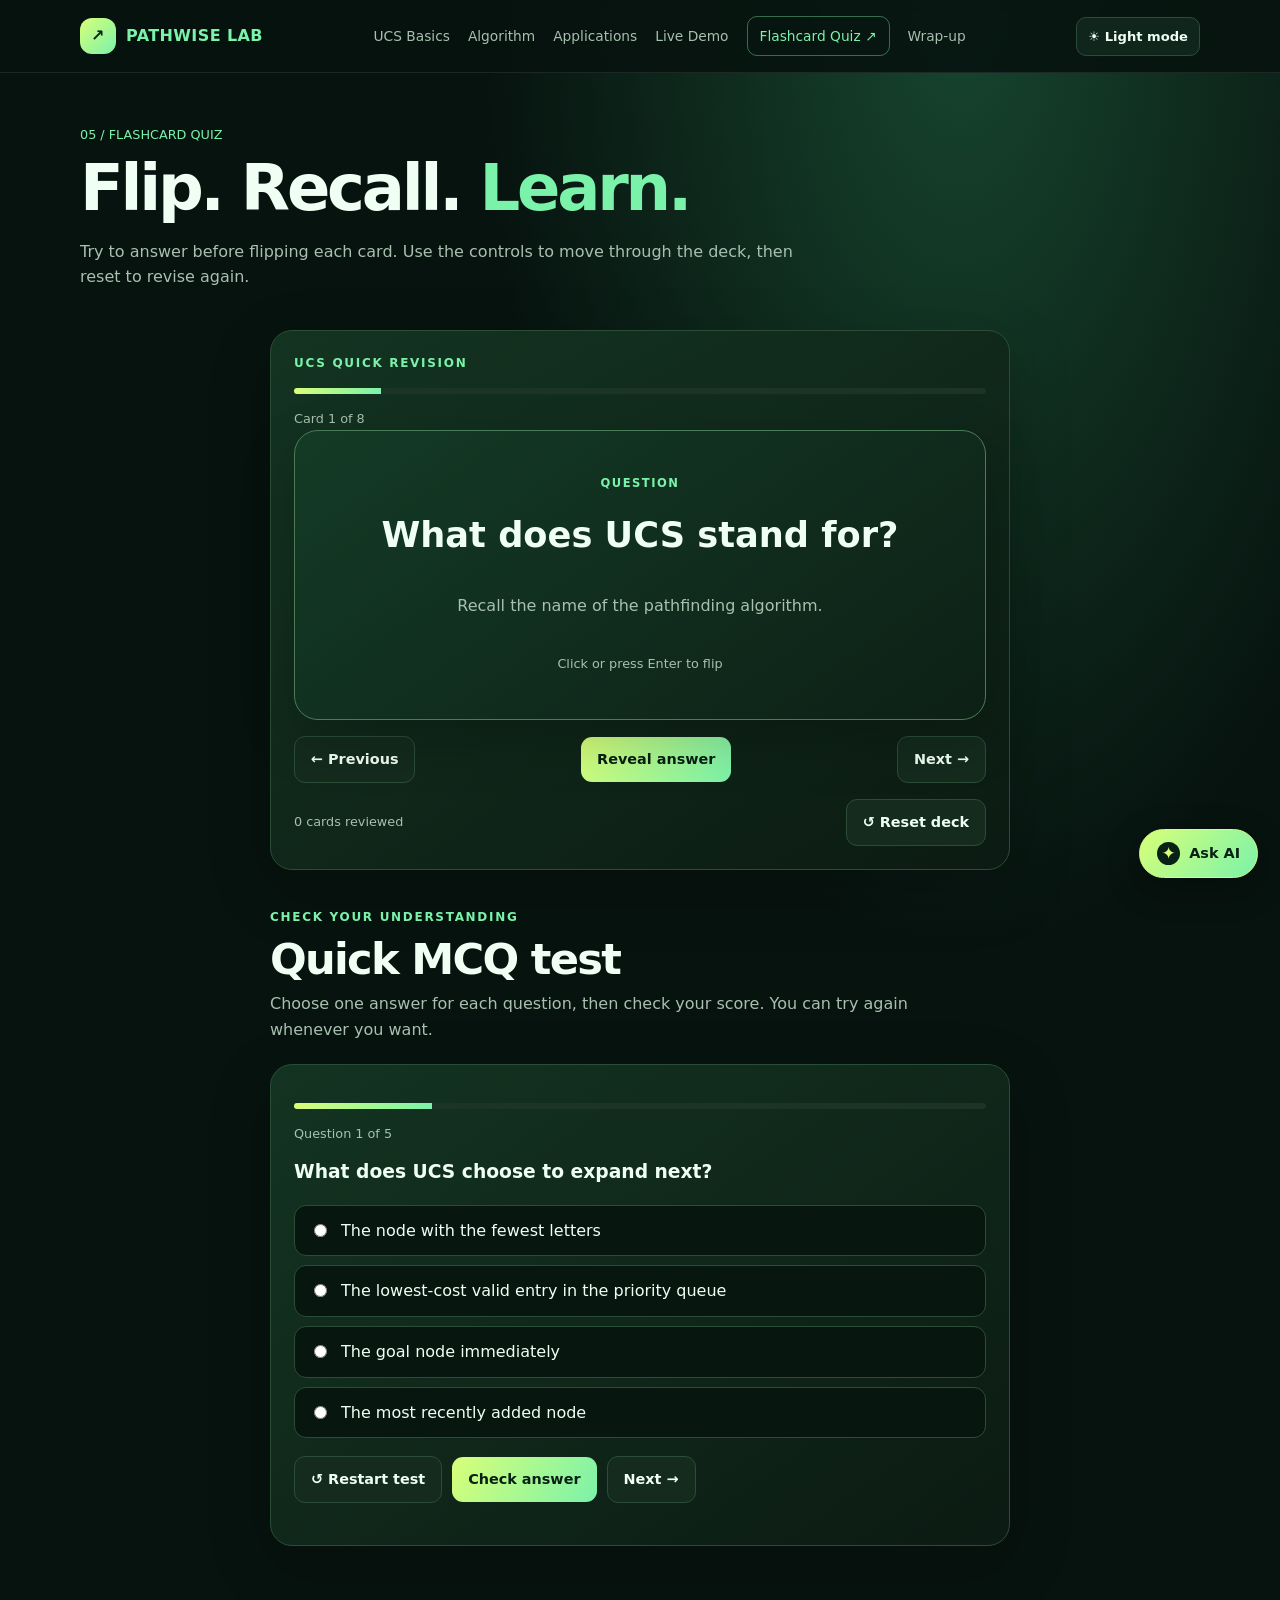
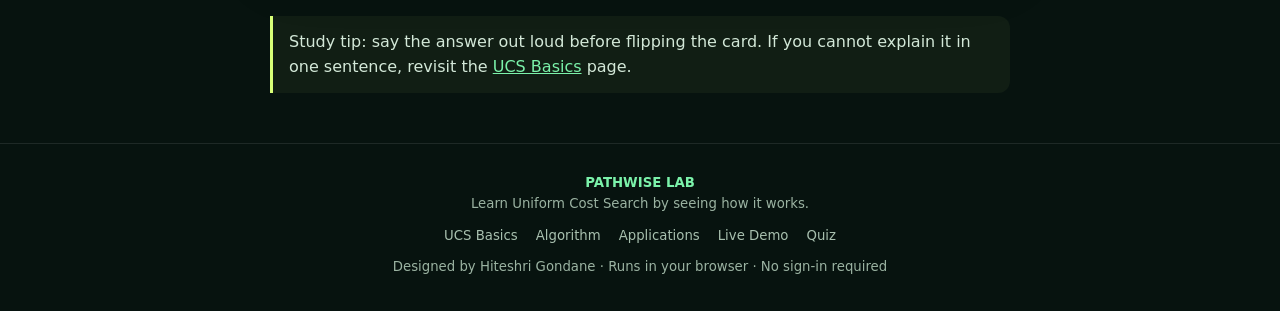
<file: quiz.html>
<!doctype html><html lang="en"><head><meta charset="utf-8"><meta name="viewport" content="width=device-width,initial-scale=1"><meta name="theme-color" content="#07130f"><title>Flashcard Quiz | Pathwise Lab</title><link rel="stylesheet" href="styles.css"></head><body>
<header class="topbar"><div class="wrap nav">
<a class="brand" href="index.html"><span class="brandmark">↗</span><span>PATHWISE <span>LAB</span></span></a>
<nav class="links" aria-label="Main navigation">
<a href="ucs.html">UCS Basics</a><a href="algorithm.html">Algorithm</a><a href="applications.html">Applications</a><a href="demo.html">Live Demo</a><a class="navbtn" href="quiz.html">Flashcard Quiz ↗</a><a href="conclusion.html">Wrap-up</a>
</nav></div></header>
<main class="wrap">
<div class="pagehead"><div class="crumb">05 / FLASHCARD QUIZ</div><h1>Flip. Recall. <span class="shine">Learn.</span></h1><p>Try to answer before flipping each card. Use the controls to move through the deck, then reset to revise again.</p></div>
<div class="quizwrap">
<div class="card"><div class="eyebrow">UCS QUICK REVISION</div><div class="progress"><span id="bar"></span></div><div class="smalltext" id="count">Card 1 of 8</div>
<div class="flashcard" id="card" tabindex="0" role="button" aria-label="Flashcard. Activate to reveal the answer."><div class="flashcard-inner" id="cardInner"><div class="flashcard-face flashcard-front"><div class="side">QUESTION</div><h2 id="front">What does UCS stand for?</h2><p id="hint">Think about how the algorithm chooses its next path.</p><div class="smalltext flip-prompt">Click or press Enter to flip</div></div><div class="flashcard-face flashcard-back"><div class="side">ANSWER</div><h2 id="backAnswer">Uniform Cost Search.</h2><p id="backHint">Take a moment to explain why this is true.</p><div class="smalltext flip-prompt">Click or press Enter to return</div></div></div></div>
<div class="quizcontrols"><button class="btn" id="prev">← Previous</button><button class="btn primary" id="flip">Reveal answer</button><button class="btn" id="next">Next →</button></div>
<div class="quizcontrols"><span class="smalltext" id="known">0 cards reviewed</span><button class="btn" id="restart">↺ Reset deck</button></div>
</div>
<section class="section" id="mcq-test"><div class="section-head"><div class="eyebrow">CHECK YOUR UNDERSTANDING</div><h2>Quick MCQ test</h2><p>Choose one answer for each question, then check your score. You can try again whenever you want.</p></div><div class="card mcq-card"><div class="progress"><span id="mcqBar"></span></div><div class="smalltext" id="mcqCount">Question 1 of 5</div><h3 id="mcqQuestion" style="margin:12px 0">What does UCS prioritize?</h3><div id="mcqOptions" class="mcq-options"></div><p id="mcqFeedback" class="muted" aria-live="polite"></p><div class="quizcontrols"><button class="btn" id="mcqReset">↺ Restart test</button><button class="btn primary" id="mcqCheck">Check answer</button><button class="btn" id="mcqNext">Next →</button></div><h3 id="mcqScore" aria-live="polite"></h3></div></section>
<div class="callout">Study tip: say the answer out loud before flipping the card. If you cannot explain it in one sentence, revisit the <a href="ucs.html" style="color:var(--green);text-decoration:underline">UCS Basics</a> page.</div>
</div>
</main>
<footer><div><strong>PATHWISE LAB</strong><br>Learn Uniform Cost Search by seeing how it works.</div>
<div class="footlinks"><a href="ucs.html">UCS Basics</a><a href="algorithm.html">Algorithm</a><a href="applications.html">Applications</a><a href="demo.html">Live Demo</a><a href="quiz.html">Quiz</a></div>
<div>Designed by Hiteshri Gondane · Runs in your browser · No sign-in required</div></footer>

<script>
(()=>{
const cards=[
['What does UCS stand for?','Uniform Cost Search.','Recall the name of the pathfinding algorithm.'],
['How does UCS choose the next path?','It expands the frontier entry with the lowest cumulative cost.','Think about the priority queue.'],
['Which data structure is commonly used?','A priority queue (min-priority queue).','It needs to quickly select the smallest cost.'],
['What must edge costs be for the optimality guarantee?','Non-negative.','Negative edges can make a previously costly route become cheaper later.'],
['When should UCS stop and return the goal?','When the goal is removed from the priority queue as the cheapest valid entry.','Finding the goal as a neighbour is not enough.'],
['What is the common binary-heap time complexity?','O((V + E) log V), for a standard graph implementation.','V is vertices and E is edges.'],
['What is the typical graph space complexity?','O(V + E), including graph storage and search data.','Count the graph and the data maintained by the search.'],
['When may BFS be simpler than UCS?','When all edges have equal cost and the goal is the fewest-edge path.','Compare what each algorithm optimizes.']
];
let i=0,flipped=false,reviewed=new Set();
const $=id=>document.getElementById(id);
function show(){flipped=false;$('card').classList.remove('is-flipped');$('front').textContent=cards[i][0];$('hint').textContent=cards[i][2];$('backAnswer').textContent=cards[i][1];$('backHint').textContent='Take a moment to explain why this is true.';$('flip').textContent='Reveal answer';$('card').setAttribute('aria-label','Flashcard question: '+cards[i][0]+'. Activate to reveal the answer.');$('count').textContent='Card '+(i+1)+' of '+cards.length;$('bar').style.width=((i+1)/cards.length*100)+'%';$('known').textContent=reviewed.size+' card'+(reviewed.size===1?'':'s')+' reviewed';}
function flip(){flipped=!flipped;$('card').classList.toggle('is-flipped',flipped);$('flip').textContent=flipped?'Show question':'Reveal answer';$('card').setAttribute('aria-label',flipped?'Flashcard answer: '+cards[i][1]+'. Activate to return to the question.':'Flashcard question: '+cards[i][0]+'. Activate to reveal the answer.');if(flipped)reviewed.add(i);$('known').textContent=reviewed.size+' card'+(reviewed.size===1?'':'s')+' reviewed'}

const mcqs=[
{q:'What does UCS choose to expand next?',o:['The node with the fewest letters','The lowest-cost valid entry in the priority queue','The goal node immediately','The most recently added node'],a:1,e:'UCS always expands the frontier entry with the smallest cumulative path cost.'},
{q:'Which data structure is commonly used by UCS?',o:['Stack','普通 queue','Min-priority queue','Hash-only table'],a:2,e:'A min-priority queue lets UCS select the lowest-cost entry.'},
{q:'When is it safe to finalize the goal in UCS?',o:['When the goal is first discovered as a neighbour','When the goal is removed as the cheapest valid queue entry','At the start of the search','After visiting every node'],a:1,e:'The goal is finalized when it is removed from the queue with its lowest valid cost.'},
{q:'What is the usual edge-cost condition for UCS optimality?',o:['All costs must be negative','Costs must be non-negative','Every edge must cost exactly 1','Costs must be alphabetical'],a:1,e:'UCS is optimal for non-negative edge costs.'},
{q:'What does UCS minimize?',o:['Number of nodes in the graph','Number of letters in node names','Total path cost','Number of pages in a website'],a:2,e:'UCS minimizes the sum of edge costs along the selected path.'}
];
let qi=0,answers=Array(mcqs.length).fill(null),checked=Array(mcqs.length).fill(false);
function renderMcq(){const q=mcqs[qi];$('mcqQuestion').textContent=q.q;$('mcqCount').textContent='Question '+(qi+1)+' of '+mcqs.length;$('mcqBar').style.width=((qi+1)/mcqs.length*100)+'%';$('mcqOptions').replaceChildren();q.o.forEach((opt,j)=>{const label=document.createElement('label');label.className='mcq-option';const radio=document.createElement('input');radio.type='radio';radio.name='mcqAnswer';radio.value=j;radio.checked=answers[qi]===j;radio.addEventListener('change',()=>{answers[qi]=j;$('mcqFeedback').textContent='';});const span=document.createElement('span');span.textContent=opt;label.append(radio,span);$('mcqOptions').append(label)});$('mcqFeedback').textContent=checked[qi]?(answers[qi]===q.a?'Correct! ':'Not quite. ')+q.e:'';$('mcqScore').textContent=checked.every(Boolean)?'Final score: '+answers.filter((a,i)=>a===mcqs[i].a).length+' / '+mcqs.length:'';$('mcqCheck').disabled=checked[qi];$('mcqNext').textContent=qi===mcqs.length-1?'Finish':'Next →';}
$('mcqCheck').addEventListener('click',()=>{if(answers[qi]===null){$('mcqFeedback').textContent='Choose an answer first.';return}checked[qi]=true;renderMcq()});$('mcqNext').addEventListener('click',()=>{if(qi<mcqs.length-1){qi++;renderMcq()}else{$('mcqScore').textContent='Final score: '+answers.filter((a,i)=>a===mcqs[i].a).length+' / '+mcqs.length;$('mcqFeedback').textContent='Test complete. Restart to practice again.'}});$('mcqReset').addEventListener('click',()=>{qi=0;answers=Array(mcqs.length).fill(null);checked=Array(mcqs.length).fill(false);renderMcq()});renderMcq();
$('card').addEventListener('click',flip);$('card').addEventListener('keydown',e=>{if(e.key==='Enter'||e.key===' '){e.preventDefault();flip()}});
$('flip').addEventListener('click',flip);$('prev').addEventListener('click',()=>{i=(i+cards.length-1)%cards.length;show()});$('next').addEventListener('click',()=>{i=(i+1)%cards.length;show()});$('restart').addEventListener('click',()=>{i=0;reviewed.clear();show()});show();
})();
</script>
<script src="chat-config.js"></script>
<script src="site.js"></script>
<script src="chat-widget.js"></script>
</body></html>
</file>
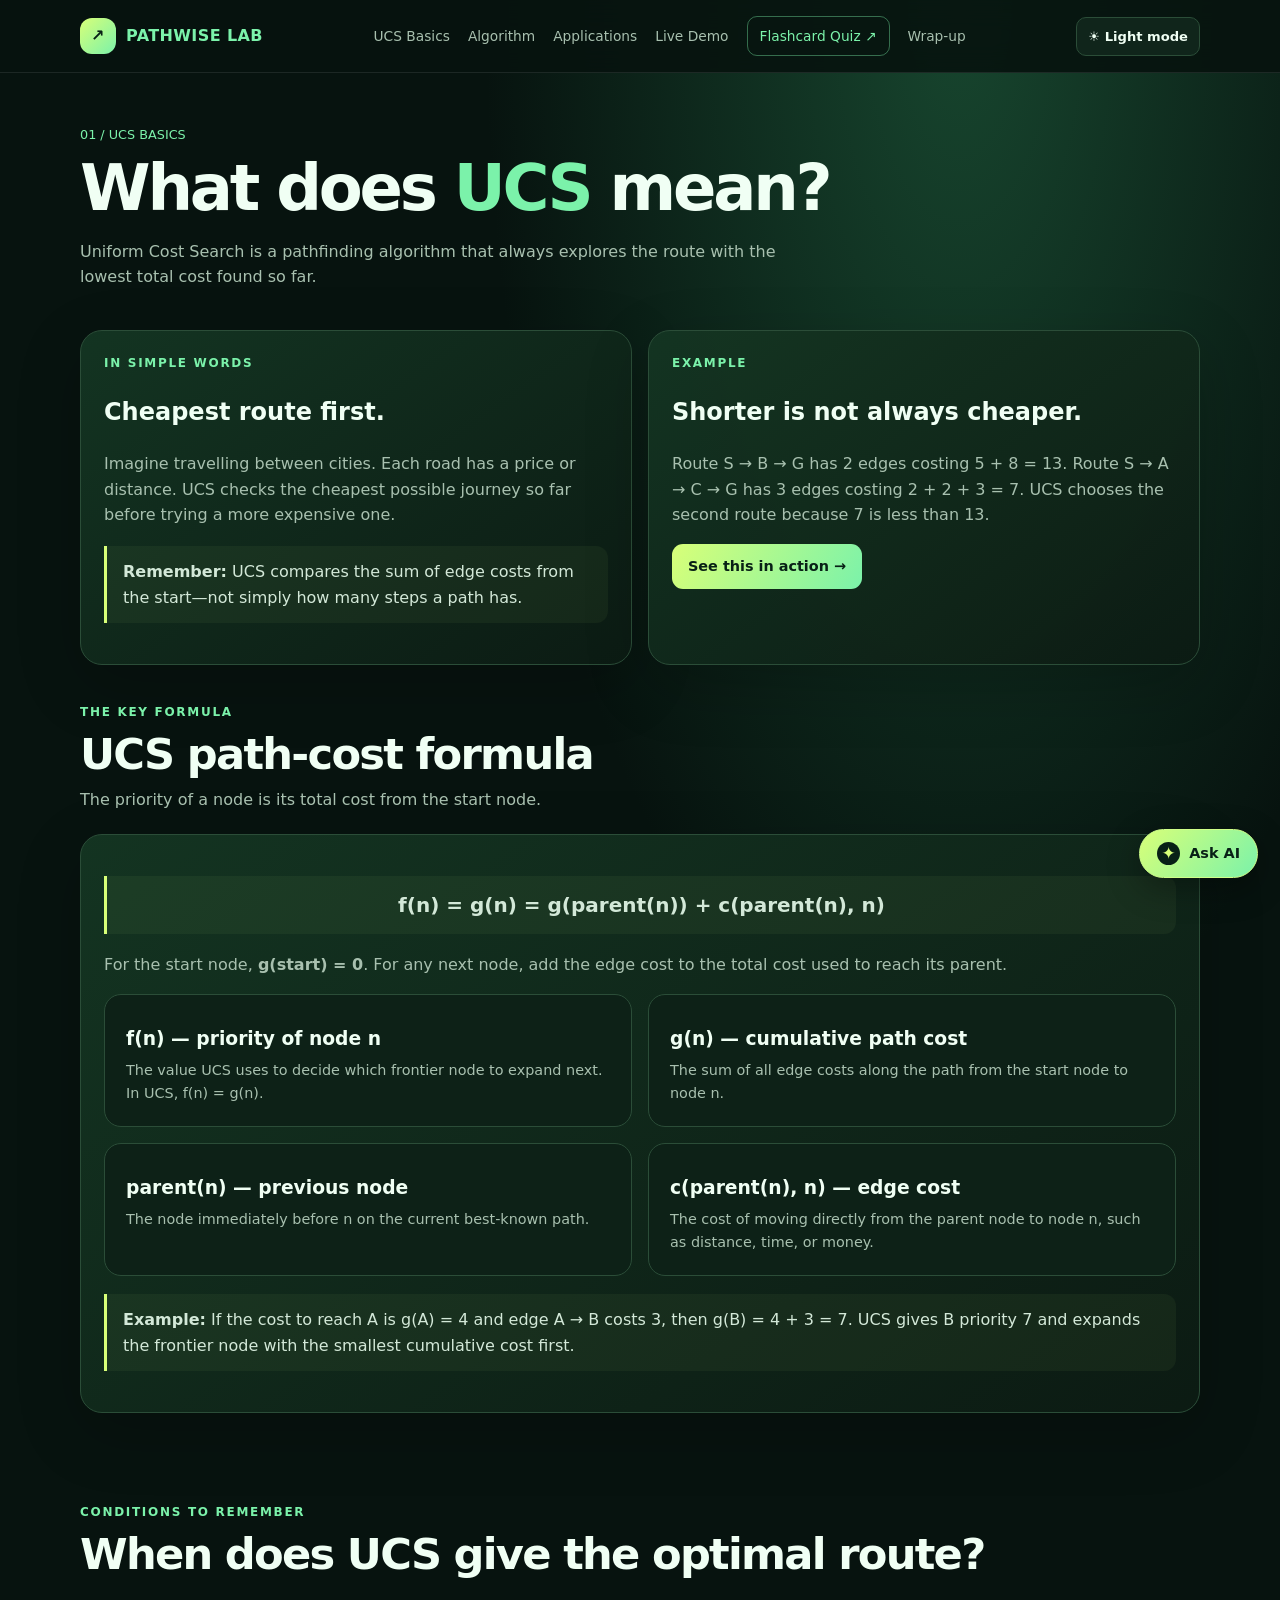
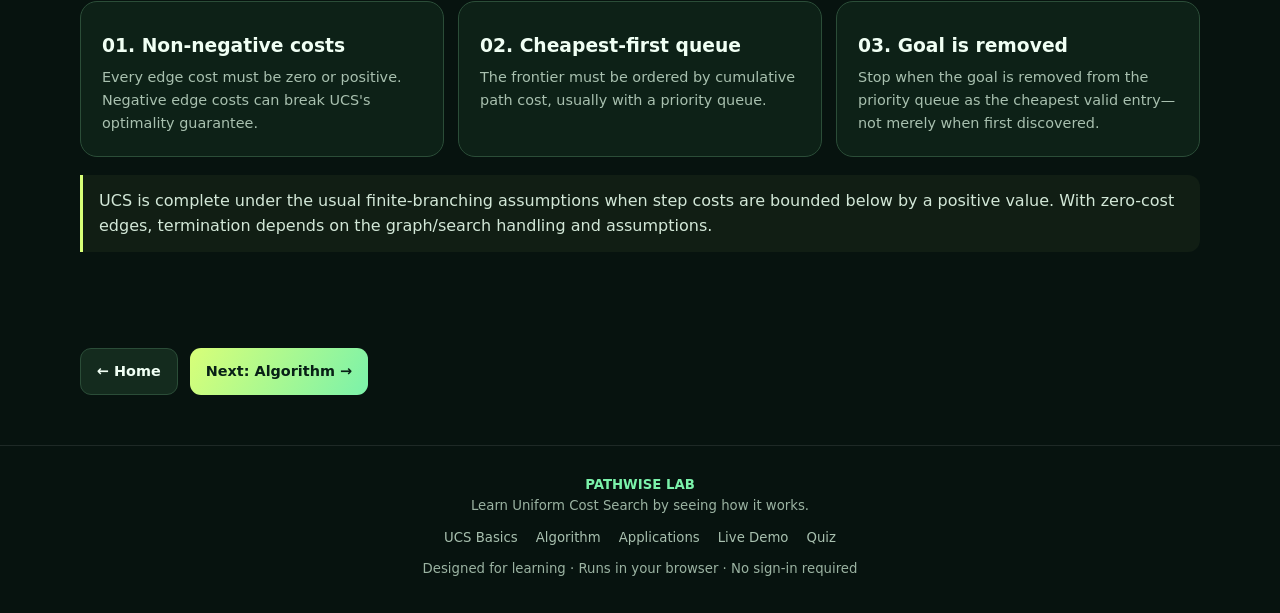
<file: ucs.html>
<!doctype html><html lang="en"><head><meta charset="utf-8"><meta name="viewport" content="width=device-width,initial-scale=1"><meta name="theme-color" content="#07130f"><title>UCS Basics | Pathwise Lab</title><link rel="stylesheet" href="styles.css"></head><body>
<header class="topbar"><div class="wrap nav">
<a class="brand" href="index.html"><span class="brandmark">↗</span><span>PATHWISE <span>LAB</span></span></a>
<nav class="links" aria-label="Main navigation">
<a href="ucs.html">UCS Basics</a><a href="algorithm.html">Algorithm</a><a href="applications.html">Applications</a><a href="demo.html">Live Demo</a><a class="navbtn" href="quiz.html">Flashcard Quiz ↗</a><a href="conclusion.html">Wrap-up</a>
</nav></div></header>
<main class="wrap">
<div class="pagehead"><div class="crumb">01 / UCS BASICS</div><h1>What does <span class="shine">UCS</span> mean?</h1><p>Uniform Cost Search is a pathfinding algorithm that always explores the route with the lowest total cost found so far.</p></div>
<div class="grid2">
<section class="card"><div class="eyebrow">In simple words</div><h2>Cheapest route first.</h2><p class="muted">Imagine travelling between cities. Each road has a price or distance. UCS checks the cheapest possible journey so far before trying a more expensive one.</p><div class="callout"><b>Remember:</b> UCS compares the sum of edge costs from the start—not simply how many steps a path has.</div></section>
<section class="card"><div class="eyebrow">Example</div><h2>Shorter is not always cheaper.</h2><p class="muted">Route S → B → G has 2 edges costing 5 + 8 = 13. Route S → A → C → G has 3 edges costing 2 + 2 + 3 = 7. UCS chooses the second route because 7 is less than 13.</p><a class="btn primary" href="demo.html">See this in action →</a></section>
</div>
<section class="section"><div class="section-head"><div class="eyebrow">The key formula</div><h2>UCS path-cost formula</h2><p>The priority of a node is its total cost from the start node.</p></div>
<section class="card"><div class="callout" style="text-align:center;font-size:1.25rem"><b>f(n) = g(n) = g(parent(n)) + c(parent(n), n)</b></div>
<p class="muted">For the start node, <b>g(start) = 0</b>. For any next node, add the edge cost to the total cost used to reach its parent.</p>
<div class="grid2">
<div class="tile"><h3>f(n) — priority of node n</h3><p>The value UCS uses to decide which frontier node to expand next. In UCS, f(n) = g(n).</p></div>
<div class="tile"><h3>g(n) — cumulative path cost</h3><p>The sum of all edge costs along the path from the start node to node n.</p></div>
<div class="tile"><h3>parent(n) — previous node</h3><p>The node immediately before n on the current best-known path.</p></div>
<div class="tile"><h3>c(parent(n), n) — edge cost</h3><p>The cost of moving directly from the parent node to node n, such as distance, time, or money.</p></div>
</div>
<div class="callout"><b>Example:</b> If the cost to reach A is g(A) = 4 and edge A → B costs 3, then g(B) = 4 + 3 = 7. UCS gives B priority 7 and expands the frontier node with the smallest cumulative cost first.</div></section></section>
<section class="section"><div class="section-head"><div class="eyebrow">Conditions to remember</div><h2>When does UCS give the optimal route?</h2></div><div class="grid3">
<div class="tile"><h3>01. Non-negative costs</h3><p>Every edge cost must be zero or positive. Negative edge costs can break UCS's optimality guarantee.</p></div>
<div class="tile"><h3>02. Cheapest-first queue</h3><p>The frontier must be ordered by cumulative path cost, usually with a priority queue.</p></div>
<div class="tile"><h3>03. Goal is removed</h3><p>Stop when the goal is removed from the priority queue as the cheapest valid entry—not merely when first discovered.</p></div>
</div><div class="callout">UCS is complete under the usual finite-branching assumptions when step costs are bounded below by a positive value. With zero-cost edges, termination depends on the graph/search handling and assumptions.</div></section>
<div class="actions"><a class="btn" href="index.html">← Home</a><a class="btn primary" href="algorithm.html">Next: Algorithm →</a></div>
</main>
<footer><div><strong>PATHWISE LAB</strong><br>Learn Uniform Cost Search by seeing how it works.</div>
<div class="footlinks"><a href="ucs.html">UCS Basics</a><a href="algorithm.html">Algorithm</a><a href="applications.html">Applications</a><a href="demo.html">Live Demo</a><a href="quiz.html">Quiz</a></div>
<div>Designed for learning · Runs in your browser · No sign-in required</div></footer>
<script src="chat-config.js"></script>
<script src="site.js"></script>
<script src="chat-widget.js"></script>
</body></html>
</file>
<file: styles.css>
:root{--bg:#07130f;--panel:#10251b;--panel2:#153323;--line:#2b4d38;--text:#f0fff4;--muted:#a8c0af;--green:#7bf2aa;--lime:#d8ff78;--ink:#082016;--danger:#ff9e9e}
*{box-sizing:border-box}html{scroll-behavior:smooth}body{margin:0;background:radial-gradient(ellipse at 75% 0,#17452e 0,transparent 35%),var(--bg);color:var(--text);font:16px/1.6 Inter,system-ui,-apple-system,"Segoe UI",sans-serif}a{color:inherit;text-decoration:none}button,input,textarea,select{font:inherit}.wrap{width:min(1120px,calc(100% - 36px));margin:auto}.topbar{border-bottom:1px solid #ffffff17;background:#07130fe8;position:sticky;top:0;z-index:10;backdrop-filter:blur(14px)}.nav{display:flex;align-items:center;justify-content:space-between;gap:18px;min-height:72px}.brand{font-weight:900;letter-spacing:.4px;display:flex;align-items:center;gap:10px}.brandmark{width:36px;height:36px;display:grid;place-items:center;background:linear-gradient(135deg,var(--lime),var(--green));color:var(--ink);border-radius:12px}.brand span:last-child{color:var(--green)}.links{display:flex;gap:18px;align-items:center;flex-wrap:wrap}.links a{font-size:.86rem;color:var(--muted)}.links a:hover,.links a.active{color:var(--green)}.links .navbtn{border:1px solid #7bf2aa66;border-radius:10px;padding:8px 12px;color:var(--green)}.hero{padding:80px 0 58px;display:grid;grid-template-columns:1.1fr .9fr;gap:42px;align-items:center}.eyebrow{color:var(--green);text-transform:uppercase;letter-spacing:1.7px;font-size:.75rem;font-weight:850}.hero h1{font-size:clamp(2.8rem,6vw,5.2rem);line-height:1.02;letter-spacing:-.06em;margin:17px 0}.shine{color:var(--green)}.lead{font-size:1.08rem;color:var(--muted);max-width:610px}.actions{display:flex;gap:12px;flex-wrap:wrap;margin-top:26px}.btn{display:inline-flex;justify-content:center;align-items:center;gap:8px;border:1px solid var(--line);background:#142b1e;color:var(--text);padding:11px 16px;border-radius:11px;font-weight:750;font-size:.9rem;cursor:pointer;transition:.18s}.btn:hover{transform:translateY(-2px);border-color:var(--green)}.btn.primary{background:linear-gradient(120deg,var(--lime),var(--green));color:var(--ink);border:0}.btn:disabled{opacity:.45;cursor:not-allowed;transform:none}.hero-card,.card{border:1px solid var(--line);border-radius:22px;background:linear-gradient(145deg,#143522f5,#0c1b13f5);padding:23px;box-shadow:0 20px 65px #0003}.hero-card svg{width:100%;height:auto}.quickstats{display:grid;grid-template-columns:repeat(3,1fr);gap:8px;margin-top:15px}.quickstats div{background:#ffffff07;border:1px solid #ffffff12;border-radius:12px;padding:10px}.quickstats small{display:block;color:var(--muted);font-size:.7rem}.quickstats b{font-size:.88rem}.section{padding:38px 0 52px}.section-head{margin-bottom:22px}.section-head h2{font-size:clamp(1.8rem,4vw,2.7rem);letter-spacing:-.04em;line-height:1.12;margin:8px 0}.section-head p{color:var(--muted);max-width:700px;margin:0}.grid3{display:grid;grid-template-columns:repeat(3,1fr);gap:14px}.grid2{display:grid;grid-template-columns:repeat(2,1fr);gap:16px}.tile{padding:21px;border:1px solid var(--line);border-radius:17px;background:#0d2117}.tile .icon{font-size:1.5rem}.tile h3{margin:8px 0 5px}.tile p,.muted{color:var(--muted)}.tile p{margin:0;font-size:.9rem}.pagehead{padding:52px 0 24px}.pagehead h1{font-size:clamp(2.4rem,5vw,4rem);line-height:1.05;letter-spacing:-.05em;margin:10px 0}.pagehead p{color:var(--muted);max-width:740px}.crumb{font-size:.8rem;color:var(--green)}.callout{border-left:3px solid var(--lime);background:#d8ff780c;padding:13px 16px;border-radius:0 12px 12px 0;color:#d3e8d8;margin:18px 0}.list{padding-left:22px;color:var(--muted)}.list li{margin:8px 0}.code{white-space:pre-wrap;overflow:auto;background:#06120c;border:1px solid var(--line);border-radius:14px;padding:19px;color:#bff6ce;font: .9rem/1.8 ui-monospace,Consolas,monospace}.metrics{display:grid;grid-template-columns:repeat(3,1fr);gap:12px}.metric{padding:17px;border:1px solid var(--line);border-radius:14px;background:#10251b}.metric strong{display:block;color:var(--green);font-size:1.25rem}.metric small{color:var(--muted)}.tablewrap{overflow:auto;border:1px solid var(--line);border-radius:13px}table{border-collapse:collapse;width:100%;min-width:500px}th,td{text-align:left;padding:11px 13px;border-bottom:1px solid #244332}th{color:var(--green);background:#142c1e}td{color:#d7e9dc}footer{border-top:1px solid #ffffff18;text-align:center;padding:28px 12px 34px;color:#9bb3a2;font-size:.83rem;margin-top:50px}footer strong{color:var(--green)}.footlinks{display:flex;justify-content:center;gap:18px;flex-wrap:wrap;margin:10px 0}.footlinks a{color:var(--muted)}.footlinks a:hover{color:var(--green)}
/* demo */.demo-layout{display:grid;grid-template-columns:330px minmax(0,1fr);gap:16px}.formfield{margin-bottom:13px}.formfield label{display:block;font-size:.83rem;font-weight:750;margin-bottom:6px}.formfield textarea,.formfield input,.formfield select{width:100%;background:#07170f;border:1px solid #31553d;border-radius:10px;padding:10px;color:var(--text);outline:none}.formfield textarea{min-height:150px;font: .83rem/1.7 ui-monospace,Consolas,monospace}.formfield input:focus,.formfield textarea:focus{border-color:var(--green)}.btnrow{display:flex;gap:8px;flex-wrap:wrap}.graphbox{padding:0;overflow:hidden}.graphhead{display:flex;justify-content:space-between;align-items:center;gap:10px;padding:15px 18px;border-bottom:1px solid var(--line)}.graphhead small{color:var(--muted)}#graph{width:100%;height:390px;display:block;background:radial-gradient(ellipse at center,#17442a99,transparent 70%)}.status{color:var(--green);font-size:.8rem}.result{padding:15px 18px;border-top:1px solid var(--line)}.result b{color:var(--lime)}.trace{display:grid;grid-template-columns:.8fr 1.2fr;gap:15px;margin-top:15px}.trace ol{padding-left:20px;color:var(--muted)}.trace li{margin:7px 0}.edge{stroke:#52765c;stroke-width:2.5}.edge.path{stroke:var(--lime);stroke-width:5}.weight{fill:#effff2;stroke:#10251b;stroke-width:4px;paint-order:stroke;font-weight:800;font-size:13px;text-anchor:middle}.node circle{fill:#183d29;stroke:#6eaa7e;stroke-width:2.5}.node text{fill:#effff2;font-weight:850;text-anchor:middle;dominant-baseline:middle}.node.path circle{fill:var(--green);stroke:var(--lime);stroke-width:3}.node.path text{fill:#082016}.node.frontier circle{stroke:var(--lime);stroke-dasharray:4 3}.error{color:var(--danger);min-height:22px;font-size:.83rem}.resultpath{display:flex;align-items:center;gap:8px;flex-wrap:wrap;margin-top:8px}.pill{border:1px solid #477d54;background:#153522;padding:5px 9px;border-radius:8px;font-weight:750}.quizwrap{max-width:740px;margin:0 auto}.flashcard{min-height:290px;display:grid;place-items:center;text-align:center;padding:30px;border:1px solid #4b7c58;border-radius:24px;background:linear-gradient(145deg,#143b26,#0d2016);cursor:pointer;box-shadow:0 20px 55px #0003}.flashcard .side{font-size:.72rem;color:var(--green);letter-spacing:1.5px;text-transform:uppercase;font-weight:850}.flashcard h2{font-size:clamp(1.5rem,4vw,2.2rem);margin:14px 0}.flashcard p{color:var(--muted)}.quizcontrols{display:flex;justify-content:space-between;align-items:center;gap:10px;flex-wrap:wrap;margin-top:16px}.progress{height:6px;background:#1b3425;border-radius:9px;overflow:hidden;margin:15px 0}.progress span{display:block;height:100%;width:0;background:linear-gradient(90deg,var(--lime),var(--green));transition:width .2s}.smalltext{font-size:.8rem;color:var(--muted)}
@media(max-width:850px){.hero{grid-template-columns:1fr}.demo-layout{grid-template-columns:1fr}.trace{grid-template-columns:1fr}.links{gap:10px}.grid3{grid-template-columns:1fr 1fr}}
@media(max-width:600px){.wrap{width:calc(100% - 24px)}.nav{padding:12px 0;align-items:flex-start;flex-direction:column}.links{gap:12px}.links a{font-size:.78rem}.hero{padding:45px 0 32px}.grid3,.grid2,.metrics{grid-template-columns:1fr}.section{padding:27px 0 35px}.card,.hero-card{padding:17px}.quickstats{grid-template-columns:1fr 1fr}#graph{height:310px}}
@media(prefers-reduced-motion:reduce){*,*:before,*:after{transition:none!important;scroll-behavior:auto!important}}

/* Added learning improvements */
.node.active circle{fill:#d8ff78;stroke:#ffffff;stroke-width:4}.node.active text{fill:#082016}.mcq-card{max-width:760px}.mcq-options{display:grid;gap:9px;margin:18px 0}.mcq-option{display:flex;align-items:flex-start;gap:11px;padding:12px 14px;border:1px solid var(--line);border-radius:12px;background:#07170f;cursor:pointer}.mcq-option:hover{border-color:var(--green)}.mcq-option input{margin-top:6px;accent-color:#7bf2aa}.mcq-option span{flex:1}.mcq-card .quizcontrols{justify-content:flex-start}

/* Global light/dark theme toggle */
.theme-toggle{white-space:nowrap;border:1px solid var(--line);border-radius:10px;padding:8px 11px;background:var(--panel);color:var(--text);font-size:.82rem;font-weight:750;cursor:pointer}
.theme-toggle:hover{border-color:var(--green)}
html[data-theme="light"]{--bg:#f5faf6;--panel:#ffffff;--panel2:#eaf5ed;--line:#c9ded0;--text:#193326;--muted:#526b5b;--green:#167544;--lime:#b2dc42;--ink:#ffffff;--danger:#b42318}
html[data-theme="light"] body{background:radial-gradient(ellipse at 75% 0,#d9f0e0 0,transparent 38%),var(--bg);color:var(--text)}
html[data-theme="light"] .topbar{background:#f7fcf8ed;border-bottom-color:#c9ded0}
html[data-theme="light"] .brand span:last-child{color:var(--green)}
html[data-theme="light"] .links a{color:#526b5b}
html[data-theme="light"] .links a:hover,html[data-theme="light"] .links a.active,html[data-theme="light"] .links .navbtn{color:#167544}
html[data-theme="light"] .links .navbtn{border-color:#16754466}
html[data-theme="light"] .hero-card,html[data-theme="light"] .card{background:linear-gradient(145deg,#ffffff,#f0f8f2);border-color:var(--line);box-shadow:0 16px 42px #12351b12}
html[data-theme="light"] .tile,html[data-theme="light"] .metric{background:#ffffff;border-color:var(--line)}
html[data-theme="light"] .btn{background:#ffffff;color:#193326;border-color:#c9ded0}
html[data-theme="light"] .btn.primary{background:linear-gradient(120deg,#d9ee91,#9fe2b6);color:#163b26}
html[data-theme="light"] .code{background:#f0f7f1;color:#245b3b;border-color:var(--line)}
html[data-theme="light"] th{background:#e4f2e8;color:#17643c}
html[data-theme="light"] td{color:#294b37}
html[data-theme="light"] td,html[data-theme="light"] th{border-bottom-color:#d7e7db}
html[data-theme="light"] .formfield textarea,html[data-theme="light"] .formfield input,html[data-theme="light"] .formfield select,html[data-theme="light"] .mcq-option{background:#fff;color:#193326;border-color:#c9ded0}
html[data-theme="light"] .progress{background:#dce9df}
html[data-theme="light"] .callout{background:#e9f5dd;color:#31523a}
html[data-theme="light"] footer{border-top-color:#d5e4d8;color:#526b5b}
html[data-theme="light"] .footlinks a{color:#526b5b}
html[data-theme="light"] .flashcard-face{background:linear-gradient(145deg,#ffffff,#eaf6ee);border-color:#bdd8c5;box-shadow:0 18px 44px #12351b14}
html[data-theme="light"] .flashcard .side{color:#167544}
html[data-theme="light"] .flashcard p{color:#526b5b}
html[data-theme="light"] .pill{background:#eaf5ed;border-color:#bdd8c5}
html[data-theme="light"] .edge{stroke:#769780}
html[data-theme="light"] .weight{fill:#193326;stroke:#ffffff}
html[data-theme="light"] .node circle{fill:#e0f1e5;stroke:#43885c}
html[data-theme="light"] .node text{fill:#193326}
html[data-theme="light"] .node.path circle{fill:#a9e8bf;stroke:#5c9e36}
html[data-theme="light"] .node.path text{fill:#163b26}
html[data-theme="light"] .graphbox{background:#fff}
html[data-theme="light"] #graph{background:radial-gradient(ellipse at center,#e2f4e7,transparent 72%)}
html[data-theme="light"] .flashcard .smalltext{color:#526b5b}

/* Robust flashcard flip: both faces occupy the same grid cell, never sit side by side */
.flashcard{display:block;width:100%;min-height:0;padding:0;border:0;background:transparent;box-shadow:none;perspective:1100px;outline-offset:5px}
.flashcard:hover{border-color:transparent}
.flashcard-inner{position:relative;display:grid;grid-template-columns:minmax(0,1fr);min-height:290px;width:100%;transform:none;transform-style:flat}
.flashcard-face{grid-area:1/1;position:relative;inset:auto;width:100%;min-width:0;min-height:290px;display:flex;flex-direction:column;justify-content:center;align-items:center;text-align:center;padding:30px;border:1px solid #4b7c58;border-radius:24px;background:linear-gradient(145deg,#143b26,#0d2016);box-shadow:0 20px 55px #0003;overflow-wrap:anywhere;transition:transform .34s ease,opacity .25s ease;backface-visibility:visible;-webkit-backface-visibility:visible}
.flashcard-front{opacity:1;transform:rotateY(0deg);z-index:2}
.flashcard-back{opacity:0;transform:rotateY(-90deg);z-index:1;pointer-events:none}
.flashcard.is-flipped .flashcard-front{opacity:0;transform:rotateY(90deg);z-index:1;pointer-events:none}
.flashcard.is-flipped .flashcard-back{opacity:1;transform:rotateY(0deg);z-index:2;pointer-events:auto}
.flashcard-face h2{max-width:100%;margin:14px 0}
.flashcard-face p{max-width:540px}
.flip-prompt{margin-top:20px}
@media(max-width:850px){.theme-toggle{align-self:flex-start}}
@media(prefers-reduced-motion:reduce){.flashcard-inner{transition:none}}

/* Pathwise AI Assistant: floating chatbot shared by every page */
.pw-chat-launcher{position:fixed;right:22px;bottom:22px;z-index:1000;display:flex;align-items:center;gap:9px;border:1px solid #cfff8a;background:linear-gradient(130deg,#d8ff78,#7bf2aa);color:#082016;border-radius:999px;padding:12px 17px;font-weight:850;box-shadow:0 10px 34px #0005;cursor:pointer;transition:transform .18s,box-shadow .18s}
.pw-chat-launcher:hover{transform:translateY(-3px);box-shadow:0 14px 40px #0006}.pw-launch-icon{display:grid;place-items:center;width:23px;height:23px;border-radius:50%;background:#082016;color:#d8ff78;font-size:17px;line-height:1}.pw-launch-label{font-size:.9rem}
.pw-chat-panel{position:fixed;right:22px;bottom:86px;z-index:1001;width:min(390px,calc(100vw - 24px));height:min(600px,calc(100dvh - 120px));min-height:360px;display:flex;flex-direction:column;overflow:hidden;border:1px solid var(--line);border-radius:21px;background:var(--bg);color:var(--text);box-shadow:0 24px 80px #0008;animation:pw-chat-in .18s ease-out}
.pw-chat-panel[hidden]{display:none}@keyframes pw-chat-in{from{opacity:0;transform:translateY(8px) scale(.985)}to{opacity:1;transform:translateY(0) scale(1)}}
.pw-chat-header{display:flex;align-items:center;gap:11px;padding:15px;background:linear-gradient(125deg,#143b26,#0b1d13);color:#f0fff4;border-bottom:1px solid #ffffff18}.pw-chat-avatar{display:grid;place-items:center;width:39px;height:39px;border-radius:13px;background:linear-gradient(130deg,#d8ff78,#7bf2aa);color:#082016;font-size:22px}.pw-chat-heading{display:flex;flex:1;min-width:0;flex-direction:column;line-height:1.4}.pw-chat-heading strong{font-size:.95rem}.pw-chat-heading small{font-size:.72rem;color:#c1dbc9}.pw-online-dot{display:inline-block;width:7px;height:7px;margin-right:5px;background:#70e1a1;border-radius:50%}.pw-chat-close{border:0;background:transparent;color:#f0fff4;font-size:28px;line-height:1;cursor:pointer;padding:3px 7px;border-radius:8px}.pw-chat-close:hover{background:#ffffff18}
.pw-chat-notice{padding:10px 14px;font-size:.77rem;color:var(--muted);background:var(--panel);border-bottom:1px solid var(--line)}.pw-chat-messages{flex:1;min-height:0;overflow-y:auto;display:flex;flex-direction:column;gap:10px;padding:14px;background:var(--bg)}.pw-message{max-width:90%;padding:10px 12px;border-radius:14px;font-size:.86rem;line-height:1.55;white-space:pre-wrap;overflow-wrap:anywhere}.pw-bot-message{align-self:flex-start;background:var(--panel);border:1px solid var(--line);border-top-left-radius:5px}.pw-user-message{align-self:flex-end;background:linear-gradient(130deg,#d8ff78,#7bf2aa);color:#082016;border-top-right-radius:5px}.pw-typing{color:var(--muted);font-style:italic}.pw-chat-suggestions{display:flex;flex-wrap:wrap;gap:6px;padding:0 12px 10px;background:var(--bg)}.pw-chat-suggestions button{border:1px solid var(--line);border-radius:999px;background:var(--panel);color:var(--text);font-size:.72rem;padding:7px 9px;cursor:pointer}.pw-chat-suggestions button:hover{border-color:var(--green)}.pw-chat-suggestions button:disabled{opacity:.5;cursor:wait}
.pw-chat-form{display:flex;align-items:flex-end;gap:8px;padding:10px 12px;border-top:1px solid var(--line);background:var(--panel)}.pw-chat-form textarea{flex:1;min-width:0;max-height:110px;resize:none;border:1px solid var(--line);border-radius:13px;padding:10px 11px;background:var(--bg);color:var(--text);outline:none;font-size:.86rem;line-height:1.4}.pw-chat-form textarea:focus{border-color:var(--green)}.pw-chat-send{flex:0 0 39px;width:39px;height:39px;border:0;border-radius:12px;background:linear-gradient(130deg,#d8ff78,#7bf2aa);color:#082016;font-size:20px;font-weight:900;cursor:pointer}.pw-chat-send:disabled{opacity:.55;cursor:wait}.pw-chat-footnote{text-align:center;padding:0 8px 9px;background:var(--panel);color:var(--muted);font-size:.66rem}.pw-sr-only{position:absolute;width:1px;height:1px;padding:0;margin:-1px;overflow:hidden;clip:rect(0,0,0,0);white-space:nowrap;border:0}
html[data-theme="light"] .pw-chat-header{background:linear-gradient(125deg,#173b26,#255b3b)}html[data-theme="light"] .pw-chat-notice{background:#edf6ef}html[data-theme="light"] .pw-chat-messages{background:#f8fcf9}html[data-theme="light"] .pw-bot-message{background:#fff}html[data-theme="light"] .pw-chat-form,html[data-theme="light"] .pw-chat-footnote{background:#edf6ef}html[data-theme="light"] .pw-chat-form textarea{background:#fff}html[data-theme="light"] .pw-chat-suggestions{background:#f8fcf9}html[data-theme="light"] .pw-chat-suggestions button{background:#fff}
@media(max-width:600px){.pw-chat-launcher{right:13px;bottom:14px;padding:11px 14px}.pw-chat-panel{right:8px;bottom:72px;width:calc(100vw - 16px);height:min(600px,calc(100dvh - 92px));min-height:340px;border-radius:18px}.pw-chat-heading strong{font-size:.9rem}}
@media(prefers-reduced-motion:reduce){.pw-chat-panel{animation:none}.pw-chat-launcher{transition:none}}
</file>
